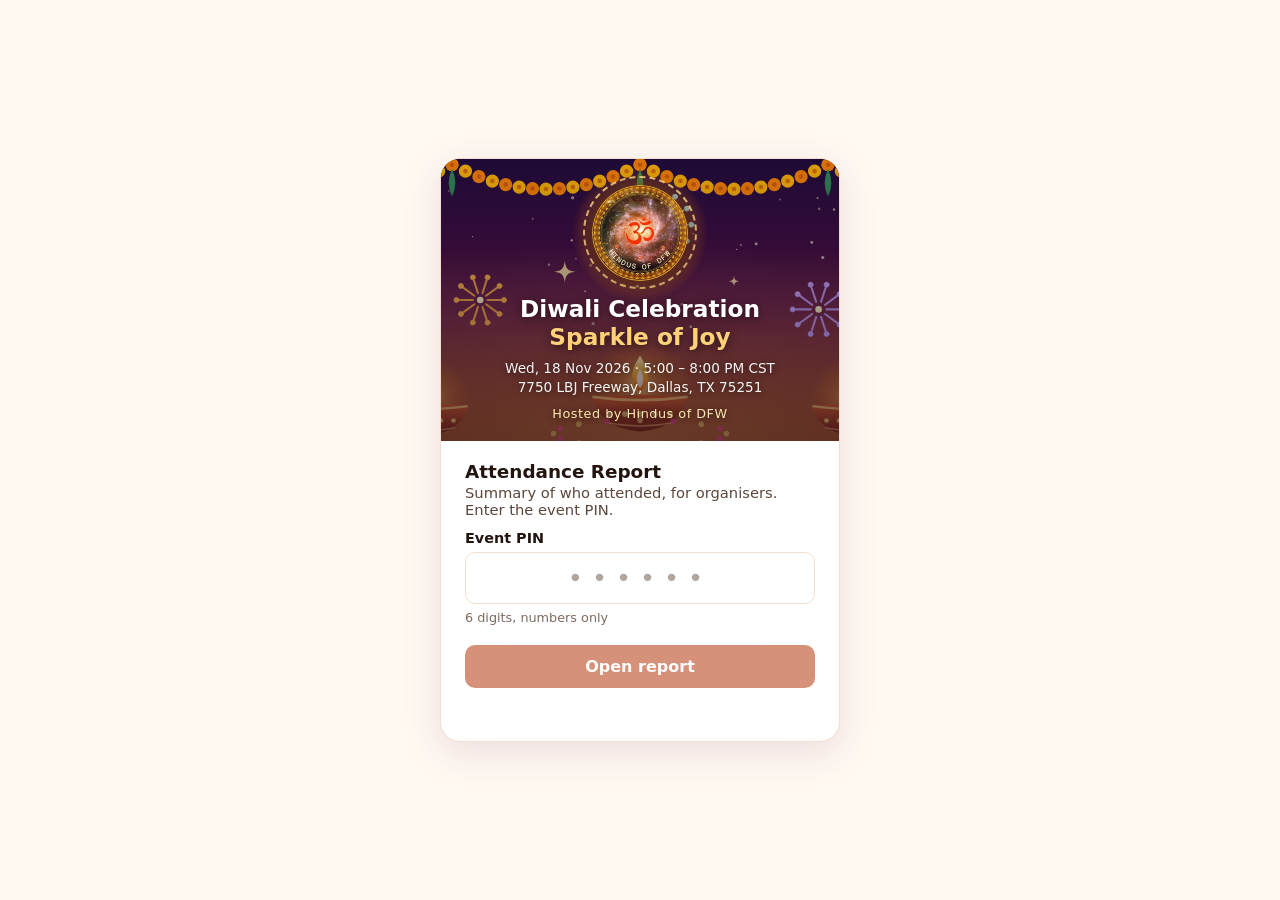
<file: attendance-report.html>
<!DOCTYPE html>
<html lang="en">
<head>
<meta charset="UTF-8">
<meta name="viewport" content="width=device-width, initial-scale=1, viewport-fit=cover">
<meta name="robots" content="noindex, nofollow">
<meta name="theme-color" content="#5A1046">
<link rel="icon" type="image/png" href="hdfw-logo-192.png">
<link rel="apple-touch-icon" href="hdfw-logo-192.png">
<title>Attendance Report · Diwali Celebration – Sparkle of Joy</title>
<style>
  :root {
    --accent: #B4380C; --accent-pale: #FFF0E0; --bar: #C2410C; --bar-soft: #F4C9A8;
    --ok: #107C10; --warn: #8A5300; --warn-bg: #FFF4CE; --err: #A4262C;
    --text: #23140F; --text-2: #5A463C; --muted: #7D6A60;
    --bg: #FFF9F2; --card: #FFFFFF; --border: #F0DFCF; --grid: #F1E6DC; --row-alt: #FFFBF6;
    --font: 'Segoe UI', system-ui, -apple-system, sans-serif;
  }
  @media (prefers-color-scheme: dark) {
    :root {
      --accent: #FFA45C; --accent-pale: #3A1E10; --bar: #FF9F5A; --bar-soft: #6B3A20;
      --ok: #6CCB5F; --warn: #FCE100; --warn-bg: #3A3000; --err: #F1707B;
      --text: #FBF1E8; --text-2: #D9C6B8; --muted: #A8968A;
      --bg: #170C12; --card: #23151C; --border: #3D2A30; --grid: #33232A; --row-alt: #281920;
    }
    .btn-primary { color: #1E0B12 !important; }
  }
  *, *::before, *::after { box-sizing: border-box; margin: 0; padding: 0; }
  html, body { min-height: 100%; }
  body { font-family: var(--font); background: var(--bg); color: var(--text); -webkit-font-smoothing: antialiased; }
  button, input { font: inherit; }
  button { cursor: pointer; border: 0; }
  .hidden { display: none !important; }
  .wrap { max-width: 1100px; margin: 0 auto; }

  /* banner + logo (shared look with check-in pages) */
  .hero { position: relative; background: #2A0B3A url('diwali-banner.svg') center/cover no-repeat; color: #fff; }
  .hero::after { content: ''; position: absolute; inset: 0; background: linear-gradient(90deg, rgba(20,6,30,.7), rgba(20,6,30,.25) 60%, rgba(20,6,30,.5)); }
  .hero > * { position: relative; z-index: 1; }
  .ev-sub { color: #FFD27A; }
  .ev-meta { font-size: .9rem; opacity: .95; text-shadow: 0 1px 6px rgba(0,0,0,.6); }
  .host { font-size: .8rem; letter-spacing: .04em; color: #FFE7B0; text-shadow: 0 1px 6px rgba(0,0,0,.6); }
  .logo-wrap { position: relative; display: inline-block; width: var(--logo, 90px); height: var(--logo, 90px); flex-shrink: 0; }
  .logo-wrap img { position: relative; z-index: 2; width: 100%; height: 100%; border-radius: 50%; display: block; box-shadow: 0 4px 18px rgba(0,0,0,.45); }
  .logo-wrap.glow::before { content: ''; position: absolute; inset: -22%; border-radius: 50%; z-index: 0;
    background: radial-gradient(circle, rgba(255,200,90,.85) 0%, rgba(255,140,0,.35) 45%, transparent 70%); animation: halo 3.2s ease-in-out infinite; }
  .logo-wrap.orbit::after { content: ''; position: absolute; inset: -9%; border-radius: 50%; z-index: 1;
    border: 2px dashed rgba(255,214,130,.85); animation: spin 22s linear infinite; }
  .logo-wrap.enter img { animation: logoIn 1.2s cubic-bezier(.2,.9,.25,1) both; }
  @keyframes halo { 0%, 100% { opacity: .45; transform: scale(.94); } 50% { opacity: 1; transform: scale(1.08); } }
  @keyframes spin { to { transform: rotate(360deg); } }
  @keyframes logoIn { from { opacity: 0; transform: scale(.5) rotate(-140deg); } to { opacity: 1; transform: none; } }
  @media (prefers-reduced-motion: reduce) { .logo-wrap *, .logo-wrap::before, .logo-wrap::after { animation: none !important; } }

  /* login */
  #login { min-height: 100vh; display: grid; place-items: center; padding: 24px 16px; }
  .login-card { width: 100%; max-width: 400px; background: var(--card); border: 1px solid var(--border); border-radius: 20px; overflow: hidden; box-shadow: 0 10px 40px rgba(90,16,70,.12); }
  .login-card .hero { padding: 26px 20px 20px; min-height: 190px; display: flex; flex-direction: column; justify-content: flex-end; align-items: center; text-align: center; }
  .login-card .hero::after { background: linear-gradient(180deg, rgba(20,6,30,.15), rgba(20,6,30,.55)); }
  .login-card .hero .logo-wrap { --logo: 96px; margin-bottom: 14px; }
  .login-card .hero h1 { font-size: 1.45rem; line-height: 1.2; font-weight: 800; text-shadow: 0 2px 10px rgba(0,0,0,.55); }
  .login-card .ev-meta { margin-top: 8px; line-height: 1.45; font-size: .85rem; }
  .login-card .host { margin-top: 8px; }
  .login-body { padding: 20px 24px 24px; }
  .login-body h2 { font-size: 1.15rem; margin-bottom: 2px; }
  .login-body p { color: var(--text-2); margin-bottom: 6px; font-size: .92rem; }
  label { display: block; font-weight: 600; font-size: .9rem; margin: 12px 0 6px; }
  .field { width: 100%; padding: 12px 14px; border: 1.5px solid var(--border); border-radius: 10px; background: var(--card); color: var(--text); font-size: 1.05rem; }
  .field:focus { outline: none; border-color: var(--accent); }
  #pin { font-size: 1.6rem; letter-spacing: .5em; text-align: center; padding: 10px 14px; font-variant-numeric: tabular-nums; }
  #pin::placeholder { letter-spacing: .35em; color: var(--muted); opacity: .6; }
  .pin-help { font-size: .8rem; color: var(--muted); margin-top: 6px; }
  .btn { display: inline-flex; align-items: center; justify-content: center; gap: 6px; padding: 10px 16px; border-radius: 10px; font-weight: 600; font-size: .92rem; }
  .btn-primary { background: var(--accent); color: #fff; }
  .btn-primary:disabled { opacity: .55; cursor: not-allowed; }
  .btn-ghost { background: var(--card); color: var(--accent); border: 1.5px solid var(--border); }
  .login-body .btn-primary { width: 100%; margin-top: 20px; padding: 12px 18px; font-size: 1rem; }
  .err-msg { color: var(--err); margin-top: 12px; font-size: .9rem; min-height: 1.2em; }

  /* report */
  header.report-hero { padding: 40px 16px 26px; }
  .brand { display: flex; align-items: center; gap: 22px; }
  .brand .logo-wrap { --logo: clamp(76px, 9vw, 112px); }
  .kicker { font-size: .78rem; font-weight: 700; letter-spacing: .14em; text-transform: uppercase; color: #FFD27A; text-shadow: 0 1px 6px rgba(0,0,0,.6); }
  h1.event { font-size: clamp(1.4rem, 3.4vw, 2.2rem); font-weight: 800; line-height: 1.15; text-shadow: 0 2px 12px rgba(0,0,0,.6); }
  .toolbar { display: flex; gap: 8px; flex-wrap: wrap; align-items: center; justify-content: space-between; padding: 14px 16px; }
  .toolbar .stamp { color: var(--muted); font-size: .85rem; }
  .toolbar .actions { display: flex; gap: 8px; flex-wrap: wrap; }
  main { padding: 0 16px 40px; }

  .kpis { display: grid; grid-template-columns: repeat(auto-fit, minmax(150px, 1fr)); gap: 12px; }
  .kpi { background: var(--card); border: 1px solid var(--border); border-radius: 14px; padding: 14px 16px; }
  .kpi .v { font-size: clamp(1.6rem, 3.2vw, 2.2rem); font-weight: 800; line-height: 1.1; font-variant-numeric: tabular-nums; white-space: nowrap; }
  .kpi .l { font-size: .78rem; text-transform: uppercase; letter-spacing: .06em; color: var(--muted); margin-top: 2px; }
  .kpi .s { font-size: .82rem; color: var(--text-2); margin-top: 4px; }
  .kpi.hero-kpi { background: linear-gradient(135deg, #5A1046, #8E2A12); border: 0; color: #fff; }
  .kpi.hero-kpi .l, .kpi.hero-kpi .s { color: rgba(255,255,255,.85); }
  .kpi.hero-kpi .v { color: #FFD27A; }

  .grid2 { display: grid; grid-template-columns: 1fr 1fr; gap: 12px; margin-top: 12px; }
  @media (max-width: 760px) { .grid2 { grid-template-columns: 1fr; } }
  .card { background: var(--card); border: 1px solid var(--border); border-radius: 14px; padding: 16px; margin-top: 12px; }
  .grid2 .card { margin-top: 0; }
  .card h2 { font-size: 1rem; font-weight: 700; }
  .card .sub { color: var(--muted); font-size: .85rem; margin-top: 2px; }
  .empty-note { color: var(--muted); font-size: .9rem; padding: 24px 0; text-align: center; }

  /* column chart */
  .chart { position: relative; margin-top: 12px; }
  .chart svg { width: 100%; height: auto; display: block; overflow: visible; }
  .chart .grid line { stroke: var(--grid); stroke-width: 1; }
  .chart .axis text { fill: var(--muted); font-size: 11px; font-family: var(--font); }
  .chart .lbl { fill: var(--text); font-size: 12px; font-weight: 700; font-family: var(--font); }
  .chart .bar { fill: var(--bar); }
  .chart .hit { fill: transparent; cursor: default; }
  .chart .bar.on { fill: var(--accent); opacity: .8; }
  .chart .lbl { pointer-events: none; }
  .tip { position: absolute; pointer-events: none; background: #2B1A22; color: #fff; font-size: .82rem; padding: 6px 10px; border-radius: 8px; white-space: nowrap; transform: translate(-50%, -110%); box-shadow: 0 4px 14px rgba(0,0,0,.25); }

  /* horizontal bars (HTML) */
  .hbars { margin-top: 12px; display: grid; gap: 10px; }
  .hrow { display: grid; grid-template-columns: minmax(70px, 30%) 1fr auto; gap: 10px; align-items: center; font-size: .9rem; }
  .hrow .k { overflow: hidden; text-overflow: ellipsis; white-space: nowrap; color: var(--text-2); }
  .track { height: 14px; background: var(--grid); border-radius: 0 4px 4px 0; overflow: hidden; }
  .track i { display: block; height: 100%; background: var(--bar); border-radius: 0 4px 4px 0; min-width: 2px; }
  .hrow .val { font-variant-numeric: tabular-nums; font-weight: 600; white-space: nowrap; }
  .hrow .val small { color: var(--muted); font-weight: 400; }

  /* tables */
  details.card summary { cursor: pointer; list-style: none; display: flex; justify-content: space-between; align-items: center; gap: 8px; }
  details.card summary::-webkit-details-marker { display: none; }
  details.card summary::after { content: '▾'; color: var(--muted); transition: transform .2s; }
  details.card:not([open]) summary::after { transform: rotate(-90deg); }
  .count-pill { background: var(--accent-pale); color: var(--accent); font-weight: 700; font-size: .8rem; padding: 2px 8px; border-radius: 999px; margin-left: 6px; }
  .tbl-wrap { overflow-x: auto; margin-top: 12px; }
  table { width: 100%; border-collapse: collapse; font-size: .92rem; }
  th, td { text-align: left; padding: 9px 10px; border-bottom: 1px solid var(--border); white-space: nowrap; }
  th { font-size: .75rem; text-transform: uppercase; letter-spacing: .06em; color: var(--muted); }
  tbody tr:nth-child(even) { background: var(--row-alt); }
  td.n { color: var(--muted); font-variant-numeric: tabular-nums; width: 3em; }
  td.seat { font-weight: 700; color: var(--accent); }
  .walk { display: inline-block; margin-left: 6px; font-size: .7rem; font-weight: 700; color: var(--accent); background: var(--accent-pale); padding: 1px 6px; border-radius: 6px; }

  footer.hostline { text-align: center; color: var(--muted); font-size: .85rem; padding: 8px 16px 28px; display: flex; align-items: center; justify-content: center; gap: 8px; }
  footer.hostline img { width: 26px; height: 26px; border-radius: 50%; }

  /* print / save as PDF */
  @media print {
    :root { --bg: #fff; --card: #fff; --text: #000; --text-2: #333; --muted: #555; --border: #ddd; --grid: #eee; --row-alt: #fafafa; --bar: #C2410C; --accent: #B4380C; }
    body { background: #fff; }
    .toolbar .actions, #login { display: none !important; }
    .hero, .kpi.hero-kpi { -webkit-print-color-adjust: exact; print-color-adjust: exact; }
    .logo-wrap::before, .logo-wrap::after { display: none; }
    .logo-wrap img { animation: none !important; box-shadow: none; }
    header.report-hero { padding: 20px 16px; }
    .card, .kpi { break-inside: avoid; }
    details.card { break-inside: auto; }
    details.card > summary::after { display: none; }
    th, td { white-space: normal; }
    @page { margin: 12mm; }
  }
</style>
</head>
<body>

<section id="login">
  <form class="login-card" id="loginForm" autocomplete="off" novalidate>
    <div class="hero">
      <span class="logo-wrap glow orbit enter"><img src="hdfw-logo-192.webp" alt="Hindus of DFW logo" width="96" height="96"></span>
      <h1>Diwali Celebration<br><span class="ev-sub">Sparkle of Joy</span></h1>
      <div class="ev-meta">Wed, 18 Nov 2026 · 5:00 – 8:00 PM CST<br>7750 LBJ Freeway, Dallas, TX 75251</div>
      <div class="host">Hosted by Hindus of DFW</div>
    </div>
    <div class="login-body">
      <h2>Attendance Report</h2>
      <p>Summary of who attended, for organisers. Enter the event PIN.</p>
      <label for="pin">Event PIN</label>
      <input class="field" id="pin" type="password" inputmode="numeric" pattern="[0-9]{6}" maxlength="6" autocomplete="off" placeholder="••••••" aria-describedby="pinHelp" required>
      <div class="pin-help" id="pinHelp">6 digits, numbers only</div>
      <button class="btn btn-primary" id="loginBtn" type="submit" disabled>Open report</button>
      <div class="err-msg" id="loginErr"></div>
    </div>
  </form>
</section>

<section id="report" class="hidden">
  <header class="hero report-hero">
    <div class="wrap brand">
      <span class="logo-wrap glow orbit enter"><img src="hdfw-logo-512.webp" alt="Hindus of DFW logo" width="112" height="112"></span>
      <div style="min-width:0">
        <div class="kicker">Attendance Report · Hindus of DFW</div>
        <h1 class="event">Diwali Celebration – <span class="ev-sub">Sparkle of Joy</span></h1>
        <div class="ev-meta">Wed, 18 Nov 2026 · 5:00 – 8:00 PM CST · 7750 LBJ Freeway, Dallas, TX 75251</div>
      </div>
    </div>
  </header>

  <div class="wrap toolbar">
    <div class="stamp" id="stamp">Loading…</div>
    <div class="actions">
      <a class="btn btn-ghost" href="checkin-board.html">← Live board</a>
      <button class="btn btn-ghost" type="button" id="refreshBtn">↻ Refresh</button>
      <button class="btn btn-ghost" type="button" id="csvBtn">⬇ Download CSV</button>
      <button class="btn btn-primary" type="button" id="printBtn">🖨 Print / Save PDF</button>
      <button class="btn btn-ghost" type="button" id="logoutBtn">Sign out</button>
    </div>
  </div>

  <main class="wrap">
    <div class="kpis" id="kpis"></div>

    <div class="card">
      <h2>Arrivals over time</h2>
      <div class="sub" id="arrSub">Check-ins per 15 minutes (Central Time)</div>
      <div class="chart" id="arrChart"></div>
    </div>

    <div class="card">
      <h2>Check-ins by station</h2>
      <div class="sub">Guests checked in at each entrance / volunteer</div>
      <div class="hbars" id="stnBars"></div>
    </div>

    <details class="card" open>
      <summary><h2>Attended <span class="count-pill" id="cAtt">0</span></h2></summary>
      <div class="tbl-wrap" id="tAtt"></div>
    </details>
    <details class="card" open>
      <summary><h2>Did not arrive <span class="count-pill" id="cNo">0</span></h2></summary>
      <div class="tbl-wrap" id="tNo"></div>
    </details>
  </main>

  <footer class="hostline"><img src="hdfw-logo-192.webp" alt="" width="26" height="26">Hosted by Hindus of DFW · Happy Diwali! 🪔</footer>
</section>

<script>
/* CONFIG – the same Apps Script Web App URL as in checkin.html. */
const SCRIPT_URL = 'https://script.google.com/macros/s/AKfycbz7xI6ig_f3PvgI7gkpCJQtvfmb6_6WimK4tKDhqCSzAS5Tfs7CILkLyF6nGnRfbyTDWQ/exec';
const TZ = 'America/Chicago';
const BUCKET_MIN = 15;

const $ = id => document.getElementById(id);
const ss = { get(k) { try { return sessionStorage.getItem(k); } catch { return null; } },
             set(k, v) { try { v == null ? sessionStorage.removeItem(k) : sessionStorage.setItem(k, v); } catch {} } };
let PIN = ss.get('ci_pin') || '';
let data = null;   // { guests, checkins, loadedAt }

async function api(action) {
  const ctrl = new AbortController();
  const t = setTimeout(() => ctrl.abort(), 30000);
  let res;
  try {
    res = await fetch(SCRIPT_URL, { method: 'POST', headers: { 'Content-Type': 'text/plain;charset=utf-8' },
      body: JSON.stringify({ action, pin: PIN }), redirect: 'follow', signal: ctrl.signal });
  } catch (e) {
    throw new Error(e.name === 'AbortError' ? 'Google is responding slowly. Please try again in a moment.'
      : 'No connection to the server. Check the internet connection and try again.');
  } finally { clearTimeout(t); }
  if (!res.ok) throw new Error('Server error ' + res.status + '. Please try again.');
  const d = await res.json();
  if (!d.ok) throw Object.assign(new Error(d.error || 'Server error'), { auth: !!d.auth });
  return d;
}

/* ------------------------------ login ------------------------------ */
const pinOk = () => /^\d{6}$/.test($('pin').value);
$('pin').addEventListener('input', () => {
  const el = $('pin'), clean = el.value.replace(/\D/g, '').slice(0, 6);
  if (el.value !== clean) el.value = clean;
  $('loginErr').textContent = ''; $('loginBtn').disabled = !pinOk();
});
$('pin').addEventListener('keydown', e => { if (e.key.length === 1 && !/\d/.test(e.key) && !e.ctrlKey && !e.metaKey) e.preventDefault(); });
$('loginForm').addEventListener('submit', async e => {
  e.preventDefault();
  if (!pinOk()) { $('loginErr').textContent = 'The PIN is 6 digits.'; return; }
  PIN = $('pin').value;
  $('loginBtn').disabled = true; $('loginBtn').textContent = 'Building report…'; $('loginErr').textContent = '';
  try { await load(); ss.set('ci_pin', PIN); show(); }
  catch (err) { $('loginErr').textContent = err.message; PIN = ''; }
  finally { $('loginBtn').textContent = 'Open report'; $('loginBtn').disabled = !pinOk(); }
});
$('logoutBtn').onclick = () => { ss.set('ci_pin', null); PIN = ''; data = null; $('report').classList.add('hidden'); $('login').classList.remove('hidden'); $('pin').value = ''; $('loginBtn').disabled = true; };
$('refreshBtn').onclick = async () => {
  $('refreshBtn').disabled = true; $('stamp').textContent = 'Refreshing…';
  try { await load(); render(); } catch (e) { $('stamp').textContent = e.message; if (e.auth) $('logoutBtn').onclick(); }
  finally { $('refreshBtn').disabled = false; }
};
$('printBtn').onclick = () => window.print();
$('csvBtn').onclick = downloadCsv;

async function load() {
  const d = await api('load');
  data = { guests: d.guests || [], checkins: d.checkins || {}, loadedAt: new Date() };
}
function show() { $('login').classList.add('hidden'); $('report').classList.remove('hidden'); render(); }

/* ----------------------------- helpers ----------------------------- */
const esc = s => String(s ?? '').replace(/[&<>"']/g, c => ({ '&': '&amp;', '<': '&lt;', '>': '&gt;', '"': '&quot;', "'": '&#39;' }[c]));
const fmtTime = d => d.toLocaleTimeString('en-US', { timeZone: TZ, hour: 'numeric', minute: '2-digit' });
const fmtDateTime = d => d.toLocaleString('en-US', { timeZone: TZ, weekday: 'short', month: 'short', day: 'numeric', hour: 'numeric', minute: '2-digit' });
const pct = (a, b) => b ? Math.round(a / b * 100) : 0;
// The sheet's "Seat No" column now holds each guest's serial number (printed on their badge).
const serialKey = s => String(s ?? '').trim().replace(/^#\s*/, '').replace(/^0+(?=\d)/, '');
const serialLabel = s => { const k = serialKey(s); return /^\d+$/.test(k) ? '#' + k : (String(s ?? '').trim() || '—'); };

function compute() {
  const { guests, checkins } = data;
  const invited = guests.filter(g => !g.walkin);
  const walkins = guests.filter(g => g.walkin && checkins[g.id]);
  const attended = guests.filter(g => checkins[g.id]).map(g => ({ ...g, at: new Date(checkins[g.id].at), by: checkins[g.id].by || '—' }))
    .sort((a, b) => a.at - b.at);
  const attendedInvited = attended.filter(g => !g.walkin);
  const noShows = invited.filter(g => !checkins[g.id]).sort((a, b) => serialKey(a.seat).localeCompare(serialKey(b.seat), undefined, { numeric: true }) || a.name.localeCompare(b.name));
  return { invited, walkins, attended, attendedInvited, noShows };
}

/* ------------------------------ render ----------------------------- */
function render() {
  const c = compute();
  $('stamp').textContent = 'Data as of ' + fmtDateTime(data.loadedAt) + ' CT';

  const rate = pct(c.attendedInvited.length, c.invited.length);
  const first = c.attended[0], last = c.attended[c.attended.length - 1];
  $('kpis').innerHTML = [
    kpi(c.attended.length, 'Total present', `${c.attendedInvited.length} RSVP + ${c.walkins.length} walk-in`, true),
    kpi(rate + '%', 'Attendance rate', `${c.attendedInvited.length} of ${c.invited.length} invited`),
    kpi(c.invited.length, 'Invited (RSVP)', 'on the guest list'),
    kpi(c.noShows.length, 'Did not arrive', c.invited.length ? pct(c.noShows.length, c.invited.length) + '% of invited' : ''),
    kpi(c.walkins.length, 'Walk-ins', 'not on the RSVP list'),
    kpi(first ? fmtTime(first.at) : '—', 'First arrival', last ? 'Last: ' + fmtTime(last.at) : '')
  ].join('');

  renderArrivals(c.attended);
  renderStations(c.attended);
  renderTables(c);
}
function kpi(v, l, s, hero) {
  return `<div class="kpi${hero ? ' hero-kpi' : ''}"><div class="v">${esc(v)}</div><div class="l">${esc(l)}</div>${s ? `<div class="s">${esc(s)}</div>` : ''}</div>`;
}

/* Column chart: check-ins per 15 minutes. Single series -> one hue, no legend. */
function renderArrivals(att) {
  const box = $('arrChart');
  if (!att.length) { box.innerHTML = '<div class="empty-note">No check-ins yet.</div>'; $('arrSub').textContent = 'Check-ins per 15 minutes (Central Time)'; return; }
  const ms = BUCKET_MIN * 60000;
  const start = Math.floor(att[0].at / ms) * ms, end = Math.floor(att[att.length - 1].at / ms) * ms;
  const n = Math.max(1, Math.round((end - start) / ms) + 1);
  const buckets = Array.from({ length: n }, (_, i) => ({ t: new Date(start + i * ms), v: 0 }));
  att.forEach(g => buckets[Math.round((Math.floor(g.at / ms) * ms - start) / ms)].v++);
  const peak = buckets.reduce((a, b) => b.v > a.v ? b : a);
  $('arrSub').textContent = `Check-ins per ${BUCKET_MIN} minutes (Central Time) · busiest: ${fmtTime(peak.t)} with ${peak.v}`;

  const W = 760, H = 230, m = { t: 22, r: 8, b: 30, l: 34 };
  const pw = W - m.l - m.r, ph = H - m.t - m.b;
  const maxV = Math.max(...buckets.map(b => b.v));
  const step = maxV <= 5 ? 1 : maxV <= 10 ? 2 : maxV <= 25 ? 5 : maxV <= 50 ? 10 : Math.ceil(maxV / 5 / 10) * 10;
  const top = Math.ceil(maxV / step) * step || 1;
  const band = pw / n, bw = Math.max(2, Math.min(24, band - 2));
  const y = v => m.t + ph - (v / top) * ph;
  const every = Math.max(1, Math.ceil(n / 8));   // keep x labels from colliding

  let g = `<g class="grid">`;
  for (let v = 0; v <= top; v += step) g += `<line x1="${m.l}" x2="${W - m.r}" y1="${y(v)}" y2="${y(v)}"/>`;
  g += `</g><g class="axis">`;
  for (let v = 0; v <= top; v += step) g += `<text x="${m.l - 6}" y="${y(v) + 4}" text-anchor="end">${v}</text>`;
  buckets.forEach((b, i) => { if (i % every === 0) g += `<text x="${m.l + band * i + band / 2}" y="${H - 8}" text-anchor="middle">${fmtTime(b.t)}</text>`; });
  g += `</g><g>`;
  buckets.forEach((b, i) => {
    const x = m.l + band * i + (band - bw) / 2, h = Math.max(0, m.t + ph - y(b.v)), yy = y(b.v), r = Math.min(4, h, bw / 2);
    // 4px rounded data-end, square at the baseline
    const path = h > 0 ? `M${x},${m.t + ph} V${yy + r} Q${x},${yy} ${x + r},${yy} H${x + bw - r} Q${x + bw},${yy} ${x + bw},${yy + r} V${m.t + ph} Z` : '';
    if (path) g += `<path class="bar" d="${path}" data-i="${i}"/>`;
  });
  // transparent hover targets on top of the bars (full column height, bigger than the mark)
  buckets.forEach((b, i) => { g += `<rect class="hit" x="${m.l + band * i}" y="${m.t}" width="${band}" height="${ph}" data-i="${i}"/>`; });
  g += `</g><text class="lbl" x="${m.l + band * buckets.indexOf(peak) + band / 2}" y="${y(peak.v) - 6}" text-anchor="middle">${peak.v}</text>`;
  box.innerHTML = `<svg viewBox="0 0 ${W} ${H}" role="img" aria-label="Column chart of check-ins per ${BUCKET_MIN} minutes; busiest ${fmtTime(peak.t)} with ${peak.v}">${g}</svg><div class="tip hidden" id="tip"></div>`;

  const svg = box.querySelector('svg'), tip = $('tip');
  svg.addEventListener('mousemove', e => {
    const hit = e.target.closest('.hit'); if (!hit) { tip.classList.add('hidden'); return; }
    const i = +hit.dataset.i, b = buckets[i], to = new Date(b.t.getTime() + ms);
    svg.querySelectorAll('.bar.on').forEach(x => x.classList.remove('on'));
    svg.querySelector(`.bar[data-i="${i}"]`)?.classList.add('on');
    const r = box.getBoundingClientRect(), sr = svg.getBoundingClientRect(), k = sr.width / W;
    tip.innerHTML = `<b>${b.v}</b> check-in${b.v === 1 ? '' : 's'} · ${fmtTime(b.t)}–${fmtTime(to)}`;
    tip.style.left = (sr.left - r.left + (m.l + band * i + band / 2) * k) + 'px';
    tip.style.top = (sr.top - r.top + y(b.v) * k - 4) + 'px';
    tip.classList.remove('hidden');
  });
  svg.addEventListener('mouseleave', () => { tip.classList.add('hidden'); svg.querySelectorAll('.bar.on').forEach(x => x.classList.remove('on')); });
}

function hbars(rows, fmt) {
  if (!rows.length) return '<div class="empty-note">No data yet.</div>';
  return rows.map(r => `<div class="hrow" title="${esc(r.title || '')}"><div class="k">${esc(r.k)}</div>
    <div class="track" role="img" aria-label="${esc(r.k)}: ${esc(r.title || '')}"><i style="width:${Math.max(0, Math.min(100, r.w))}%"></i></div>
    <div class="val">${fmt(r)}</div></div>`).join('');
}
function renderStations(att) {
  const map = {};
  att.forEach(g => map[g.by] = (map[g.by] || 0) + 1);
  const max = Math.max(1, ...Object.values(map));
  const rows = Object.entries(map).sort((a, b) => b[1] - a[1]).map(([k, v]) => ({ k, v, w: v / max * 100, title: `${v} check-ins` }));
  $('stnBars').innerHTML = hbars(rows, r => `${r.v}`);
}
function renderTables(c) {
  $('cAtt').textContent = c.attended.length; $('cNo').textContent = c.noShows.length;
  $('tAtt').innerHTML = c.attended.length ? `<table><thead><tr><th>#</th><th>Name</th><th>Serial No.</th><th>Arrived</th><th>Checked in by</th></tr></thead><tbody>` +
    c.attended.map((g, i) => `<tr><td class="n">${i + 1}</td><td>${esc(g.name)}${g.walkin ? '<span class="walk">WALK-IN</span>' : ''}</td><td class="seat">${esc(serialLabel(g.seat))}</td><td>${fmtTime(g.at)}</td><td>${esc(g.by)}</td></tr>`).join('') +
    `</tbody></table>` : '<div class="empty-note">No one has checked in yet.</div>';
  $('tNo').innerHTML = c.noShows.length ? `<table><thead><tr><th>#</th><th>Name</th><th>Serial No.</th><th>Phone</th><th>Email</th></tr></thead><tbody>` +
    c.noShows.map((g, i) => `<tr><td class="n">${i + 1}</td><td>${esc(g.name)}</td><td class="seat">${esc(serialLabel(g.seat))}</td><td>${esc(g.phone || '')}</td><td>${esc(g.email || '')}</td></tr>`).join('') +
    `</tbody></table>` : '<div class="empty-note">Everyone on the list arrived! 🎉</div>';
}

/* ------------------------------- CSV ------------------------------- */
function downloadCsv() {
  if (!data) return;
  const c = compute();
  const q = v => { const s = String(v ?? ''); return /[",\n]/.test(s) ? '"' + s.replace(/"/g, '""') + '"' : s; };
  const rows = [['Name', 'Status', 'Serial No.', 'Arrived (CT)', 'Checked in by', 'Phone', 'Email']];
  c.attended.forEach(g => rows.push([g.name, g.walkin ? 'Walk-in' : 'Attended', g.seat, fmtTime(g.at), g.by, g.phone, g.email]));
  c.noShows.forEach(g => rows.push([g.name, 'Did not arrive', g.seat, '', '', g.phone, g.email]));
  const blob = new Blob(['﻿' + rows.map(r => r.map(q).join(',')).join('\r\n')], { type: 'text/csv;charset=utf-8' });
  const a = document.createElement('a');
  a.href = URL.createObjectURL(blob); a.download = 'diwali-2026-attendance.csv';
  document.body.appendChild(a); a.click(); a.remove(); setTimeout(() => URL.revokeObjectURL(a.href), 1000);
}

/* ---------------------------- auto resume -------------------------- */
if (PIN) load().then(show).catch(err => { $('loginErr').textContent = err.message; PIN = ''; ss.set('ci_pin', null); });
</script>
</body>
</html>
</file>
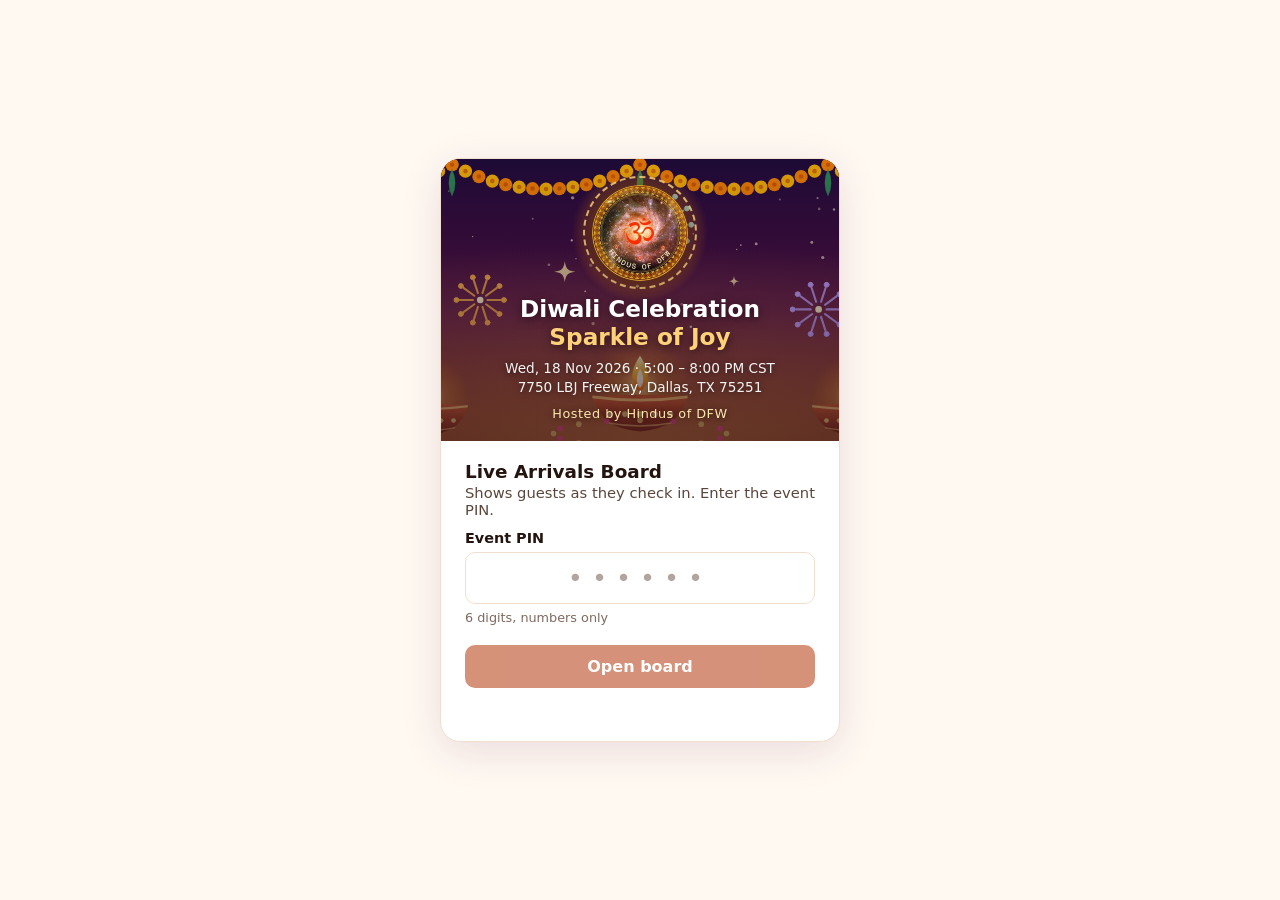
<file: checkin-board.html>
<!DOCTYPE html>
<html lang="en">
<head>
<meta charset="UTF-8">
<meta name="viewport" content="width=device-width, initial-scale=1, viewport-fit=cover">
<meta name="robots" content="noindex, nofollow">
<meta name="theme-color" content="#5A1046">
<link rel="icon" type="image/png" href="hdfw-logo-192.png">
<link rel="apple-touch-icon" href="hdfw-logo-192.png">
<title>Live Arrivals · Diwali Celebration – Sparkle of Joy</title>
<style>
  :root {
    --accent: #B4380C; --accent-dark: #8C2A08; --accent-pale: #FFF0E0;
    --ok: #107C10; --ok-bg: #DFF6DD; --warn: #8A5300; --warn-bg: #FFF4CE; --err: #A4262C;
    --text: #23140F; --text-2: #5A463C; --muted: #7D6A60;
    --bg: #FFF9F2; --card: #FFFFFF; --border: #F0DFCF; --row-alt: #FFFBF6;
    --font: 'Segoe UI', system-ui, -apple-system, sans-serif;
  }
  @media (prefers-color-scheme: dark) {
    :root {
      --accent: #FFA45C; --accent-dark: #FF8A3D; --accent-pale: #3A1E10;
      --ok: #6CCB5F; --ok-bg: #12351A; --warn: #FCE100; --warn-bg: #3A3000; --err: #F1707B;
      --text: #FBF1E8; --text-2: #D9C6B8; --muted: #A8968A;
      --bg: #170C12; --card: #23151C; --border: #3D2A30; --row-alt: #281920;
    }
    .btn-primary { color: #1E0B12 !important; }
  }
  /* Diwali banner */
  .hero { position: relative; background: #2A0B3A url('diwali-banner.svg') center/cover no-repeat; color: #fff; }
  .hero::after { content: ''; position: absolute; inset: 0; background: linear-gradient(90deg, rgba(20,6,30,.65), rgba(20,6,30,.2) 55%, rgba(20,6,30,.55)); }
  .hero > * { position: relative; z-index: 1; }
  .ev-sub { color: #FFD27A; }
  .host { font-size: .8rem; letter-spacing: .04em; color: #FFE7B0; text-shadow: 0 1px 6px rgba(0,0,0,.6); }

  /* Host logo (Hindus of DFW) + animation */
  .logo-wrap { position: relative; display: inline-block; width: var(--logo, 90px); height: var(--logo, 90px); flex-shrink: 0; }
  .logo-wrap img { position: relative; z-index: 2; width: 100%; height: 100%; border-radius: 50%; display: block; box-shadow: 0 4px 18px rgba(0,0,0,.45); }
  .logo-wrap.glow::before { content: ''; position: absolute; inset: -22%; border-radius: 50%; z-index: 0;
    background: radial-gradient(circle, rgba(255,200,90,.85) 0%, rgba(255,140,0,.35) 45%, transparent 70%); animation: halo 3.2s ease-in-out infinite; }
  .logo-wrap.orbit::after { content: ''; position: absolute; inset: -9%; border-radius: 50%; z-index: 1;
    border: 2px dashed rgba(255,214,130,.85); animation: spin 22s linear infinite; }
  .logo-wrap.enter img { animation: logoIn 1.2s cubic-bezier(.2,.9,.25,1) both; }
  @keyframes halo { 0%, 100% { opacity: .45; transform: scale(.94); } 50% { opacity: 1; transform: scale(1.08); } }
  @keyframes spin { to { transform: rotate(360deg); } }
  @keyframes logoIn { from { opacity: 0; transform: scale(.5) rotate(-140deg); } to { opacity: 1; transform: none; } }
  @media (prefers-reduced-motion: reduce) { .logo-wrap *, .logo-wrap::before, .logo-wrap::after { animation: none !important; } }
  .brand { display: flex; align-items: center; gap: 22px; min-width: 0; flex: 1 1 420px; }
  .stats { flex-shrink: 0; }
  .brand .logo-wrap { --logo: clamp(76px, 9vw, 120px); }
  footer.hostline { text-align: center; color: var(--muted); font-size: .85rem; padding: 0 16px 28px; display: flex; align-items: center; justify-content: center; gap: 8px; }
  footer.hostline img { width: 26px; height: 26px; border-radius: 50%; }
  .ev-meta { font-size: .9rem; opacity: .95; text-shadow: 0 1px 6px rgba(0,0,0,.6); }
  *, *::before, *::after { box-sizing: border-box; margin: 0; padding: 0; }
  html, body { height: 100%; }
  body { font-family: var(--font); background: var(--bg); color: var(--text); -webkit-font-smoothing: antialiased; }
  button, input { font: inherit; }
  button { cursor: pointer; border: 0; }
  .hidden { display: none !important; }

  /* login */
  #login { min-height: 100%; display: grid; place-items: center; padding: 24px 16px; }
  .login-card { width: 100%; max-width: 400px; background: var(--card); border: 1px solid var(--border); border-radius: 20px; overflow: hidden; box-shadow: 0 10px 40px rgba(90,16,70,.12); }
  .login-card .hero { padding: 26px 20px 20px; min-height: 190px; display: flex; flex-direction: column; justify-content: flex-end; align-items: center; text-align: center; }
  .login-card .hero .logo-wrap { --logo: 96px; margin-bottom: 14px; }
  .login-card .hero .host { margin-top: 8px; }
  .login-card .hero::after { background: linear-gradient(180deg, rgba(20,6,30,.15), rgba(20,6,30,.55)); }
  .login-card .hero h1 { font-size: 1.45rem; line-height: 1.2; font-weight: 800; text-shadow: 0 2px 10px rgba(0,0,0,.55); }
  .login-card .ev-meta { margin-top: 8px; line-height: 1.45; font-size: .85rem; }
  .login-body { padding: 20px 24px 24px; }
  .login-body h2 { font-size: 1.15rem; margin-bottom: 2px; }
  .login-body p { color: var(--text-2); margin-bottom: 6px; font-size: .92rem; }
  #pin { font-size: 1.6rem; letter-spacing: .5em; text-align: center; padding: 10px 14px; font-variant-numeric: tabular-nums; }
  #pin::placeholder { letter-spacing: .35em; color: var(--muted); opacity: .6; }
  .pin-help { font-size: .8rem; color: var(--muted); margin-top: 6px; }
  .btn-primary:disabled { opacity: .55; cursor: not-allowed; }
  label { display: block; font-weight: 600; font-size: .9rem; margin: 12px 0 6px; }
  .field { width: 100%; padding: 12px 14px; border: 1.5px solid var(--border); border-radius: 10px; background: var(--card); color: var(--text); font-size: 1.05rem; }
  .field:focus { outline: none; border-color: var(--accent); }
  .btn { display: inline-flex; align-items: center; justify-content: center; padding: 12px 18px; border-radius: 10px; font-weight: 600; }
  .btn-primary { background: var(--accent); color: #fff; width: 100%; margin-top: 20px; }
  .err-msg { color: var(--err); margin-top: 12px; font-size: .9rem; min-height: 1.2em; }

  /* board */
  .demo-banner { background: var(--warn-bg); color: var(--warn); text-align: center; font-size: .8rem; font-weight: 600; padding: 4px 16px; }
  .demo-banner button { background: none; color: inherit; text-decoration: underline; font-weight: 700; margin-left: 6px; }
  header { background: var(--card); border-bottom: 1px solid var(--border); }
  header .hero { padding: 56px 16px 20px; }
  .bar-area { padding: 0 16px 16px; }
  .wrap { max-width: 1100px; margin: 0 auto; }
  .top { display: flex; align-items: flex-end; justify-content: space-between; gap: 16px; flex-wrap: wrap; }
  .kicker { font-size: .78rem; font-weight: 700; letter-spacing: .14em; text-transform: uppercase; color: #FFD27A; text-shadow: 0 1px 6px rgba(0,0,0,.6); }
  h1.event { font-size: clamp(1.4rem, 3.6vw, 2.4rem); font-weight: 800; line-height: 1.15; text-shadow: 0 2px 12px rgba(0,0,0,.6); }
  .live { font-size: .85rem; color: rgba(255,255,255,.85); margin-top: 6px; display: flex; gap: 12px; flex-wrap: wrap; align-items: center; text-shadow: 0 1px 6px rgba(0,0,0,.6); }
  .hero .linkbtn { color: #FFD27A; }
  a.linkbtn { text-decoration: none; display: inline-flex; align-items: center; gap: 5px; }
  .linkbtn .ico { width: 15px; height: 15px; fill: none; stroke: currentColor; stroke-width: 1.8; stroke-linecap: round; stroke-linejoin: round; flex-shrink: 0; }
  a.linkbtn:hover { text-decoration: underline; }
  .dot { display: inline-block; width: 9px; height: 9px; border-radius: 50%; background: var(--ok); margin-right: 5px; vertical-align: middle; }
  .dot.pulse { animation: pulse 1s ease-out; }
  .dot.stale { background: #F7A000; } .dot.down { background: var(--err); }
  @keyframes pulse { 0% { box-shadow: 0 0 0 0 color-mix(in srgb, var(--ok) 60%, transparent); } 100% { box-shadow: 0 0 0 8px transparent; } }
  .linkbtn { background: none; color: var(--accent); font-size: .85rem; padding: 0; }
  .stats { display: flex; gap: 28px; align-items: flex-end; }
  .stat { text-align: right; }
  .stat { background: rgba(20,6,30,.45); border: 1px solid rgba(255,210,122,.35); border-radius: 14px; padding: 10px 14px; backdrop-filter: blur(3px); }
  .stat b { display: block; font-size: clamp(2rem, 6vw, 3.4rem); line-height: 1; font-weight: 800; font-variant-numeric: tabular-nums; color: #FFD27A; text-shadow: 0 2px 10px rgba(0,0,0,.5); }
  .stat.pending b { color: #fff; }
  .stat span { font-size: .75rem; color: rgba(255,255,255,.85); text-transform: uppercase; letter-spacing: .06em; }
  .progress { height: 8px; background: var(--border); border-radius: 4px; margin-top: 14px; overflow: hidden; }
  .progress i { display: block; height: 100%; width: 0; background: linear-gradient(90deg, #FB8500, #FFB703); transition: width .5s; }

  .controls { display: flex; gap: 10px; margin-top: 14px; flex-wrap: wrap; }
  .tabs { display: inline-flex; background: var(--bg); border: 1px solid var(--border); border-radius: 10px; padding: 3px; }
  .tab { background: none; color: var(--text-2); padding: 8px 14px; border-radius: 8px; font-weight: 600; font-size: .92rem; }
  .tab.on { background: var(--card); color: var(--accent); box-shadow: 0 1px 3px rgba(0,0,0,.12); }
  #filter { flex: 1; min-width: 160px; padding: 9px 12px; font-size: .95rem; }

  main { padding: 12px 16px 40px; }
  table { width: 100%; border-collapse: collapse; background: var(--card); border: 1px solid var(--border); border-radius: 12px; overflow: hidden; }
  th, td { text-align: left; padding: 12px 14px; border-bottom: 1px solid var(--border); font-size: clamp(.95rem, 1.6vw, 1.15rem); }
  th { font-size: .78rem; text-transform: uppercase; letter-spacing: .06em; color: var(--muted); background: var(--bg); position: sticky; top: 0; }
  tbody tr:nth-child(even) { background: var(--row-alt); }
  tbody tr:last-child td { border-bottom: 0; }
  td.n { color: var(--muted); width: 3.5em; font-variant-numeric: tabular-nums; }
  td.name { font-weight: 600; }
  td.seat b { color: var(--accent); }
  td.seat .none { color: var(--warn); font-size: .85em; font-weight: 600; }
  td.time { white-space: nowrap; font-variant-numeric: tabular-nums; }
  td.by { color: var(--text-2); }
  .walk { display: inline-block; margin-left: 6px; font-size: .7rem; font-weight: 700; color: var(--accent); background: var(--accent-pale); padding: 2px 6px; border-radius: 6px; vertical-align: middle; }
  tbody tr.fresh { background: var(--ok-bg); }
  tbody tr.fresh td.name::after { content: ' NEW'; font-size: .7rem; font-weight: 700; color: var(--ok); vertical-align: middle; }
  .empty { text-align: center; color: var(--muted); padding: 48px 12px; background: var(--card); border: 1px solid var(--border); border-radius: 12px; }

  @media (max-width: 640px) {
    th.by, td.by, th.n, td.n { display: none; }
    th, td { padding: 10px; }
    .stats { gap: 8px; width: 100%; }
    .stat { text-align: left; flex: 1; padding: 8px 10px; }
    header .hero { padding-top: 44px; }
  }
</style>
</head>
<body>

<section id="login">
  <form class="login-card" id="loginForm" autocomplete="off" novalidate>
    <div class="hero">
      <span class="logo-wrap glow orbit enter"><img src="hdfw-logo-192.webp" alt="Hindus of DFW logo" width="96" height="96"></span>
      <h1>Diwali Celebration<br><span class="ev-sub">Sparkle of Joy</span></h1>
      <div class="ev-meta">Wed, 18 Nov 2026 · 5:00 – 8:00 PM CST<br>7750 LBJ Freeway, Dallas, TX 75251</div>
      <div class="host">Hosted by Hindus of DFW</div>
    </div>
    <div class="login-body">
      <h2>Live Arrivals Board</h2>
      <p>Shows guests as they check in. Enter the event PIN.</p>
      <label for="pin">Event PIN</label>
      <input class="field" id="pin" type="password" inputmode="numeric" pattern="[0-9]{6}" maxlength="6" autocomplete="off" placeholder="••••••" aria-describedby="pinHelp" required>
      <div class="pin-help" id="pinHelp">6 digits, numbers only</div>
      <button class="btn btn-primary" id="loginBtn" type="submit" disabled>Open board</button>
      <div class="err-msg" id="loginErr"></div>
    </div>
  </form>
</section>

<section id="board" class="hidden">
  <header>
    <div class="hero">
    <div class="wrap">
      <div class="top">
        <div class="brand">
        <span class="logo-wrap glow orbit enter" id="boardLogo"><img src="hdfw-logo-512.webp" alt="Hindus of DFW logo" width="120" height="120"></span>
        <div style="min-width:0">
          <div class="kicker">🪔 Live Arrivals · Hindus of DFW</div>
          <h1 class="event">Diwali Celebration – <span class="ev-sub">Sparkle of Joy</span></h1>
          <div class="ev-meta">Wed, 18 Nov 2026 · 5:00 – 8:00 PM CST · 7750 LBJ Freeway, Dallas, TX 75251</div>
          <div class="live">
            <span id="liveState"><span class="dot"></span>Live</span>
            <button class="linkbtn" type="button" id="fsBtn">Full screen</button>
            <a class="linkbtn" href="attendance-report.html" id="reportLink"><svg class="ico" viewBox="0 0 24 24" aria-hidden="true"><path d="M9 3h6a1 1 0 0 1 1 1v1h2a1 1 0 0 1 1 1v14a1 1 0 0 1-1 1H6a1 1 0 0 1-1-1V6a1 1 0 0 1 1-1h2V4a1 1 0 0 1 1-1z"/><path d="M9 3.5v2.5h6V3.5"/><path d="M9 17v-3M12 17v-6M15 17v-4"/></svg>Attendance report</a>
            <button class="linkbtn" type="button" id="logoutBtn">Sign out</button>
          </div>
        </div>
        </div>
        <div class="stats">
          <div class="stat"><b id="sIn">0</b><span>Checked in</span></div>
          <div class="stat pending"><b id="sOut">0</b><span>Not arrived</span></div>
          <div class="stat pending"><b id="sPct">0%</b><span>of <span id="sTotal">0</span></span></div>
        </div>
      </div>
    </div>
    </div>
    <div class="bar-area">
    <div class="wrap">
      <div class="progress"><i id="bar"></i></div>
      <div class="controls">
        <div class="tabs" role="tablist">
          <button class="tab on" data-tab="in" type="button">Checked in</button>
          <button class="tab" data-tab="out" type="button">Not arrived</button>
        </div>
        <input class="field" id="filter" type="search" placeholder="Filter by name or serial no." autocomplete="off">
      </div>
    </div>
    </div>
  </header>
  <main><div class="wrap" id="list"></div></main>
  <footer class="hostline"><img src="hdfw-logo-192.webp" alt="" width="26" height="26">Hosted by Hindus of DFW · Happy Diwali! 🪔</footer>
</section>

<script>
/* CONFIG – the same Apps Script Web App URL as in checkin.html. */
const SCRIPT_URL = 'https://script.google.com/macros/s/AKfycbz7xI6ig_f3PvgI7gkpCJQtvfmb6_6WimK4tKDhqCSzAS5Tfs7CILkLyF6nGnRfbyTDWQ/exec';

const REFRESH_MS = 1000;            // pull new check-ins every second
const FULL_RELOAD_MS = 5 * 60000;   // re-read the guest list (new RSVPs, seat edits)

const $ = id => document.getElementById(id);
try { localStorage.removeItem('ci_demo_db_v1'); } catch {}
const ss = { get(k) { try { return sessionStorage.getItem(k); } catch { return null; } },
             set(k, v) { try { v == null ? sessionStorage.removeItem(k) : sessionStorage.setItem(k, v); } catch {} } };

let PIN = ss.get('ci_pin') || '';
let guests = new Map();     // id -> guest
let checkins = {};          // id -> {at, by}
let seen = null;            // ids already shown (to highlight new arrivals)
let freshUntil = new Map(); // id -> time until which the row is highlighted
const FRESH_MS = 6000;
let tab = 'in', lastOk = 0, lastFull = 0, timer = null, running = false, lastSig = '';

async function api(action) {
  const ctrl = new AbortController();
  const t = setTimeout(() => ctrl.abort(), action === 'load' ? 30000 : 15000);
  let res;
  try {
    res = await fetch(SCRIPT_URL, { method: 'POST', headers: { 'Content-Type': 'text/plain;charset=utf-8' },
      body: JSON.stringify({ action, pin: PIN }), redirect: 'follow', signal: ctrl.signal });
  } catch (e) {
    throw new Error(e.name === 'AbortError' ? 'Google is responding slowly. Please try again in a moment.'
      : 'No connection to the server. Check the internet connection and try again.');
  } finally { clearTimeout(t); }
  if (!res.ok) throw new Error('Server error ' + res.status + '. Please try again.');
  const d = await res.json();
  if (!d.ok) throw Object.assign(new Error(d.error || 'Server error'), { auth: !!d.auth });
  return d;
}

/* ---------------------------- login ---------------------------- */
const PIN_LEN = 6;
const pinOk = () => /^\d{6}$/.test($('pin').value);
$('pin').addEventListener('input', () => {
  const el = $('pin'), clean = el.value.replace(/\D/g, '').slice(0, PIN_LEN);
  if (el.value !== clean) el.value = clean;   // digits only, max 6
  $('loginErr').textContent = '';
  $('loginBtn').disabled = !pinOk();
});
$('pin').addEventListener('keydown', e => {
  if (e.key.length === 1 && !/\d/.test(e.key) && !e.ctrlKey && !e.metaKey) e.preventDefault();
});
$('loginForm').addEventListener('submit', async e => {
  e.preventDefault();
  if (!pinOk()) { $('loginErr').textContent = 'The PIN is 6 digits.'; return; }
  PIN = $('pin').value;
  $('loginBtn').disabled = true; $('loginBtn').textContent = 'Opening…'; $('loginErr').textContent = '';
  try { await loadAll(); ss.set('ci_pin', PIN); start(); }
  catch (err) { $('loginErr').textContent = err.message; PIN = ''; }
  finally { $('loginBtn').textContent = 'Open board'; $('loginBtn').disabled = !pinOk(); }
});
$('logoutBtn').onclick = () => { stop(); ss.set('ci_pin', null); PIN = ''; $('board').classList.add('hidden'); $('login').classList.remove('hidden'); $('pin').value = ''; $('loginBtn').disabled = true; };
$('fsBtn').onclick = () => { if (document.fullscreenElement) document.exitFullscreen(); else document.documentElement.requestFullscreen?.(); };

/* --------------------------- data ------------------------------ */
async function loadAll() {
  const d = await api('load');
  guests = new Map((d.guests || []).map(g => [g.id, g]));
  applyCheckins(d.checkins || {});
  lastFull = lastOk = Date.now();
}
function applyCheckins(c) {
  if (seen) Object.keys(c).forEach(id => { if (!seen.has(id)) freshUntil.set(id, Date.now() + FRESH_MS); });
  seen = new Set(Object.keys(c));
  checkins = c;
}

async function tick() {
  if (!running) return;
  if (!document.hidden) {
    try {
      if (Date.now() - lastFull > FULL_RELOAD_MS) await loadAll();
      else {
        const d = await api('status');
        (d.walkins || []).forEach(w => guests.set(w.id, w));
        applyCheckins(d.checkins || {});
        lastOk = Date.now();
      }
      render();
      const dot = document.querySelector('#liveState .dot'); dot.classList.remove('pulse'); void dot.offsetWidth; dot.classList.add('pulse');
    } catch (e) {
      if (e.auth) { $('logoutBtn').onclick(); $('loginErr').textContent = e.message; return; }
    }
    liveState();
  }
  timer = setTimeout(tick, REFRESH_MS);   // next pull starts 1s after this one finishes
}
function start() {
  $('login').classList.add('hidden'); $('board').classList.remove('hidden');
  running = true; render(); clearTimeout(timer); timer = setTimeout(tick, REFRESH_MS);
}
function stop() { running = false; clearTimeout(timer); }
function liveState() {
  const age = (Date.now() - lastOk) / 1000;
  const cls = age < 10 ? '' : age < 60 ? 'stale' : 'down';
  const txt = age < 10 ? 'Live · updated just now' : 'Reconnecting · last update ' + fmtAgo(age);
  const el = $('liveState');
  el.lastChild.nodeType === 3 ? (el.lastChild.textContent = txt) : el.append(txt);
  el.querySelector('.dot').className = 'dot ' + cls;
}
setInterval(() => running && liveState(), 1000);
document.addEventListener('visibilitychange', () => { if (!document.hidden && running) { clearTimeout(timer); tick(); } });

/* -------------------------- render ----------------------------- */
const esc = s => String(s ?? '').replace(/[&<>"']/g, c => ({ '&': '&amp;', '<': '&lt;', '>': '&gt;', '"': '&quot;', "'": '&#39;' }[c]));
const fmtTime = iso => { const d = new Date(iso); return isNaN(d) ? '' : d.toLocaleTimeString([], { hour: 'numeric', minute: '2-digit' }); };
const fmtAgo = s => s < 60 ? Math.round(s) + 's ago' : Math.round(s / 60) + ' min ago';
// The sheet's "Seat No" column now holds each guest's serial number (printed on their badge).
const serialKey = s => String(s ?? '').trim().replace(/^#\s*/, '').replace(/^0+(?=\d)/, '');
const serialLabel = s => { const k = serialKey(s); return /^\d+$/.test(k) ? '#' + k : String(s ?? '').trim(); };
const seatCell = g => g && g.seat ? `<b>${esc(serialLabel(g.seat))}</b>` : `<span class="none">No serial</span>`;

function render() {
  const all = [...guests.values()];
  const inIds = Object.keys(checkins).filter(id => guests.has(id));
  const total = all.length, nIn = inIds.length;
  $('sIn').textContent = nIn; $('sOut').textContent = total - nIn; $('sTotal').textContent = total;
  $('sPct').textContent = total ? Math.round(nIn / total * 100) + '%' : '0%';
  $('bar').style.width = total ? (nIn / total * 100) + '%' : '0';

  const f = $('filter').value.trim().toLowerCase();
  const fk = serialKey(f);
  const match = g => !f || (g.name || '').toLowerCase().includes(f) || (/^\d+$/.test(fk) ? serialKey(g.seat) === fk : (g.seat || '').toLowerCase().includes(f));

  // skip DOM work when nothing changed (keeps scroll position steady)
  const now = Date.now();
  for (const [id, t] of freshUntil) if (t < now) freshUntil.delete(id);
  const isFresh = id => freshUntil.has(id);
  const sig = tab + '|' + f + '|' + nIn + '|' + total + '|' + inIds.map(id => id + checkins[id].at).join(',') + '|' + [...freshUntil.keys()].join(',');
  if (sig === lastSig) return;
  lastSig = sig;

  let html;
  if (tab === 'in') {
    const rows = inIds.map(id => ({ g: guests.get(id), c: checkins[id], id }))
      .filter(r => match(r.g))
      .sort((a, b) => String(b.c.at).localeCompare(String(a.c.at)));
    html = rows.length ? `<table><thead><tr><th class="n">#</th><th>Name</th><th>Serial No.</th><th>Arrived</th><th class="by">Checked in by</th></tr></thead><tbody>` +
      rows.map((r, i) => `<tr class="${isFresh(r.id) ? 'fresh' : ''}"><td class="n">${rows.length - i}</td>
        <td class="name">${esc(r.g.name)}${r.g.walkin ? '<span class="walk">WALK-IN</span>' : ''}</td>
        <td class="seat">${seatCell(r.g)}</td><td class="time">${fmtTime(r.c.at)}</td><td class="by">${esc(r.c.by)}</td></tr>`).join('') +
      `</tbody></table>` : `<div class="empty">${f ? 'No checked-in guest matches “' + esc(f) + '”.' : 'No one has checked in yet.'}</div>`;
  } else {
    const rows = all.filter(g => !checkins[g.id] && match(g)).sort((a, b) => a.name.localeCompare(b.name));
    html = rows.length ? `<table><thead><tr><th class="n">#</th><th>Name</th><th>Serial No.</th></tr></thead><tbody>` +
      rows.map((g, i) => `<tr><td class="n">${i + 1}</td><td class="name">${esc(g.name)}</td><td class="seat">${seatCell(g)}</td></tr>`).join('') +
      `</tbody></table>` : `<div class="empty">${f ? 'No match for “' + esc(f) + '”.' : 'Everyone has arrived! 🎉'}</div>`;
  }
  $('list').innerHTML = html;
}

document.querySelectorAll('.tab').forEach(b => b.onclick = () => {
  tab = b.dataset.tab; document.querySelectorAll('.tab').forEach(x => x.classList.toggle('on', x === b)); lastSig = ''; render();
});
$('filter').addEventListener('input', () => { lastSig = ''; render(); });

/* ------------------------- auto resume ------------------------- */
if (PIN) loadAll().then(start).catch(err => { $('loginErr').textContent = err.message; PIN = ''; ss.set('ci_pin', null); });
</script>
</body>
</html>
</file>
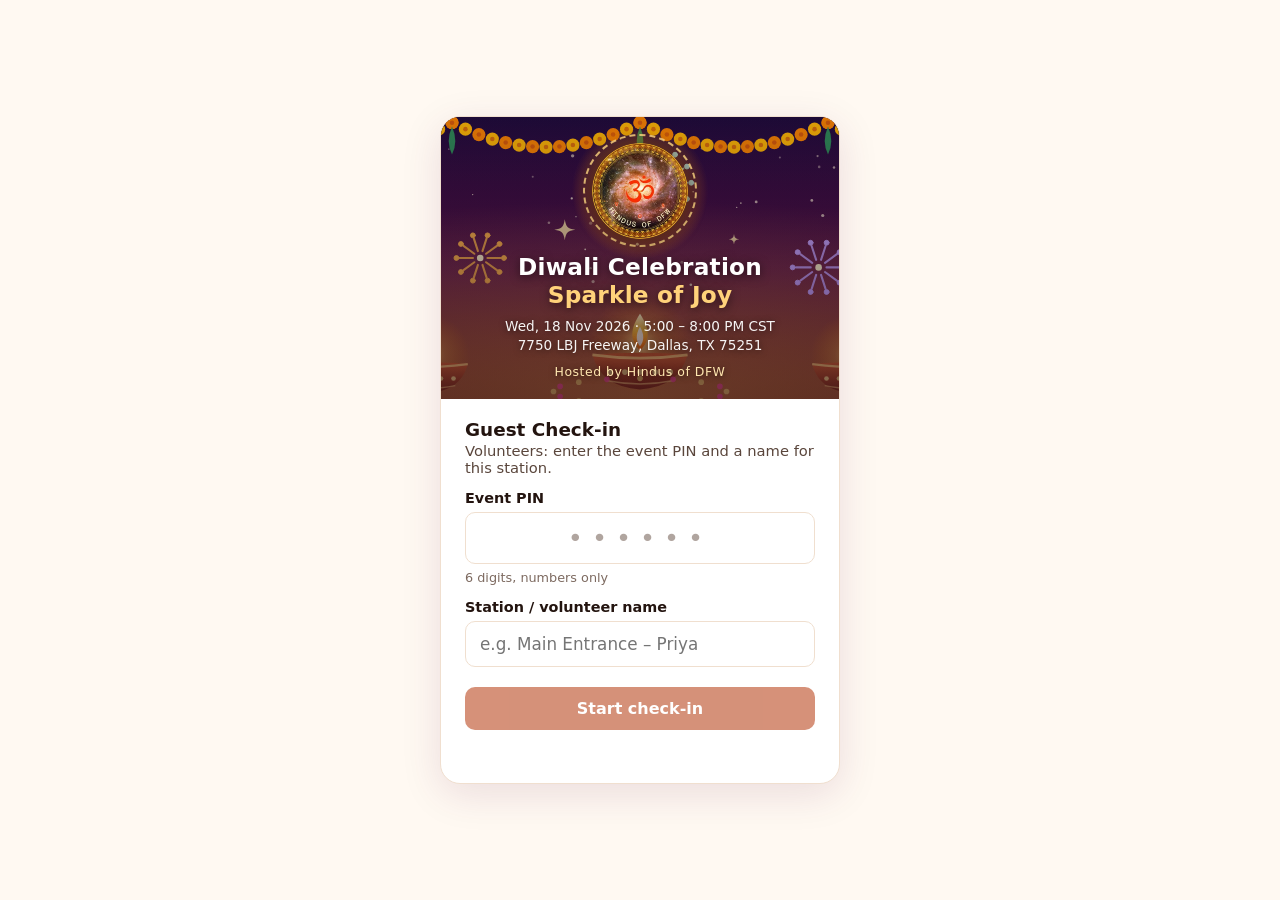
<file: checkin.html>
<!DOCTYPE html>
<html lang="en">
<head>
<meta charset="UTF-8">
<meta name="viewport" content="width=device-width, initial-scale=1, viewport-fit=cover">
<meta name="robots" content="noindex, nofollow">
<meta name="theme-color" content="#5A1046">
<link rel="icon" type="image/png" href="hdfw-logo-192.png">
<link rel="apple-touch-icon" href="hdfw-logo-192.png">
<title>Check-in · Diwali Celebration – Sparkle of Joy</title>
<style>
  /* ---- Tokens (festive Diwali palette) ---- */
  :root {
    --accent: #B4380C; --accent-dark: #8C2A08; --accent-pale: #FFF0E0; --gold: #E9A100; --plum: #5A1046;
    --ok: #107C10; --ok-bg: #DFF6DD; --warn: #8A5300; --warn-bg: #FFF4CE; --err: #A4262C; --err-bg: #FDE7E9;
    --text: #23140F; --text-2: #5A463C; --muted: #7D6A60;
    --bg: #FFF9F2; --card: #FFFFFF; --border: #F0DFCF;
    --radius: 12px; --font: 'Segoe UI', system-ui, -apple-system, sans-serif;
  }
  @media (prefers-color-scheme: dark) {
    :root {
      --accent: #FFA45C; --accent-dark: #FF8A3D; --accent-pale: #3A1E10; --gold: #FFC94D; --plum: #2A0B2E;
      --ok: #6CCB5F; --ok-bg: #0E2A10; --warn: #FCE100; --warn-bg: #3A3000; --err: #F1707B; --err-bg: #3B1316;
      --text: #FBF1E8; --text-2: #D9C6B8; --muted: #A8968A;
      --bg: #170C12; --card: #23151C; --border: #3D2A30;
    }
    .btn-primary { color: #1E0B12 !important; }
  }
  /* ---- Diwali banner ---- */
  .hero { position: relative; background: #2A0B3A url('diwali-banner.svg') center/cover no-repeat; color: #fff; text-align: center; }
  .hero::after { content: ''; position: absolute; inset: 0; background: linear-gradient(180deg, rgba(20,6,30,.15), rgba(20,6,30,.55)); }
  .hero > * { position: relative; z-index: 1; }
  .hero h1, .hero .ev-title { font-weight: 800; letter-spacing: .01em; text-shadow: 0 2px 10px rgba(0,0,0,.55); }
  .hero .ev-meta { font-size: .85rem; opacity: .95; text-shadow: 0 1px 6px rgba(0,0,0,.6); }
  .ev-sub { color: #FFD27A; font-weight: 700; }
  .host { font-size: .78rem; letter-spacing: .04em; color: #FFE7B0; text-shadow: 0 1px 6px rgba(0,0,0,.6); }

  /* ---- Host logo (Hindus of DFW) + animation ---- */
  .logo-wrap { position: relative; display: inline-block; width: var(--logo, 90px); height: var(--logo, 90px); flex-shrink: 0; }
  .logo-wrap img { position: relative; z-index: 2; width: 100%; height: 100%; border-radius: 50%; display: block; box-shadow: 0 4px 18px rgba(0,0,0,.45); }
  .logo-wrap.glow::before { content: ''; position: absolute; inset: -22%; border-radius: 50%; z-index: 0;
    background: radial-gradient(circle, rgba(255,200,90,.85) 0%, rgba(255,140,0,.35) 45%, transparent 70%); animation: halo 3.2s ease-in-out infinite; }
  .logo-wrap.orbit::after { content: ''; position: absolute; inset: -9%; border-radius: 50%; z-index: 1;
    border: 2px dashed rgba(255,214,130,.85); animation: spin 22s linear infinite; }
  .logo-wrap.enter img { animation: logoIn 1.2s cubic-bezier(.2,.9,.25,1) both; }
  .logo-wrap.pop img { animation: logoPop .7s cubic-bezier(.2,.9,.3,1.3) both; }
  @keyframes halo { 0%, 100% { opacity: .45; transform: scale(.94); } 50% { opacity: 1; transform: scale(1.08); } }
  @keyframes spin { to { transform: rotate(360deg); } }
  @keyframes logoIn { from { opacity: 0; transform: scale(.5) rotate(-140deg); } to { opacity: 1; transform: none; } }
  @keyframes logoPop { 0% { opacity: 0; transform: scale(.4); } 70% { opacity: 1; transform: scale(1.1); } 100% { transform: scale(1); } }
  @media (prefers-reduced-motion: reduce) { .logo-wrap *, .logo-wrap::before, .logo-wrap::after { animation: none !important; } }
  *, *::before, *::after { box-sizing: border-box; margin: 0; padding: 0; }
  html, body { height: 100%; }
  body { font-family: var(--font); background: var(--bg); color: var(--text); -webkit-font-smoothing: antialiased; }
  button { font: inherit; cursor: pointer; border: 0; }
  input { font: inherit; }
  .hidden { display: none !important; }

  /* ---- Login ---- */
  #login { min-height: 100%; display: grid; place-items: center; padding: 24px 16px; }
  .login-card { width: 100%; max-width: 400px; background: var(--card); border: 1px solid var(--border); border-radius: 20px; overflow: hidden; box-shadow: 0 10px 40px rgba(90,16,70,.12); }
  .login-card .hero { padding: 26px 20px 20px; min-height: 190px; display: flex; flex-direction: column; justify-content: flex-end; align-items: center; }
  .login-card .hero .logo-wrap { --logo: 96px; margin-bottom: 14px; }
  .login-card .hero .host { margin-top: 8px; }
  .login-card .hero h1 { font-size: 1.45rem; line-height: 1.2; }
  .login-card .hero .ev-meta { margin-top: 8px; line-height: 1.45; }
  .login-body { padding: 20px 24px 24px; }
  .login-body h2 { font-size: 1.15rem; margin-bottom: 2px; }
  .login-body p { color: var(--text-2); margin-bottom: 6px; font-size: .92rem; }
  #pin { font-size: 1.6rem; letter-spacing: .5em; text-align: center; padding: 10px 14px; font-variant-numeric: tabular-nums; }
  #pin::placeholder { letter-spacing: .35em; color: var(--muted); opacity: .6; }
  .pin-help { font-size: .8rem; color: var(--muted); margin-top: 6px; }
  .btn-primary:disabled { opacity: .55; cursor: not-allowed; }
  label { display: block; font-weight: 600; font-size: .9rem; margin: 14px 0 6px; }
  .field { width: 100%; padding: 12px 14px; border: 1.5px solid var(--border); border-radius: 10px; background: var(--card); color: var(--text); font-size: 1.05rem; }
  .field:focus { outline: none; border-color: var(--accent); box-shadow: 0 0 0 3px color-mix(in srgb, var(--accent) 25%, transparent); }
  .btn { display: inline-flex; align-items: center; justify-content: center; gap: 8px; padding: 12px 18px; border-radius: 10px; font-weight: 600; font-size: 1rem; }
  .btn-primary { background: var(--accent); color: #fff; }
  .btn-primary:active { background: var(--accent-dark); }
  .btn-ghost { background: transparent; color: var(--accent); border: 1.5px solid var(--border); }
  .btn-block { width: 100%; margin-top: 20px; }
  .err-msg { color: var(--err); margin-top: 12px; font-size: .9rem; min-height: 1.2em; }

  /* ---- App shell ---- */
  #app { display: flex; flex-direction: column; min-height: 100%; }
  header { position: sticky; top: 0; z-index: 5; background: var(--card); border-bottom: 1px solid var(--border); padding: 0 0 12px; }
  header .topbar, header .progress, header .searchwrap { margin-left: 16px; margin-right: 16px; }
  @media (min-width: 792px) { header .topbar, header .progress, header .searchwrap { margin-left: auto; margin-right: auto; } }
  header .hero { padding: 8px 16px; padding-top: max(8px, env(safe-area-inset-top)); margin-bottom: 10px; display: flex; align-items: center; gap: 10px; text-align: left; }
  header .hero .logo-wrap { --logo: 40px; }
  header .hero .hero-text { min-width: 0; }
  header .hero .ev-title { font-size: 1.02rem; white-space: nowrap; overflow: hidden; text-overflow: ellipsis; }
  header .hero .ev-meta { font-size: .75rem; }
  .topbar { display: flex; align-items: center; justify-content: space-between; gap: 12px; max-width: 760px; margin: 0 auto; }
  .event-name { font-weight: 700; font-size: 1rem; white-space: nowrap; overflow: hidden; text-overflow: ellipsis; }
  .meta { font-size: .8rem; color: var(--muted); display: flex; gap: 10px; align-items: center; flex-wrap: wrap; }
  .sync-dot { display: inline-block; width: 8px; height: 8px; border-radius: 50%; background: var(--ok); margin-right: 4px; vertical-align: middle; }
  .sync-dot.pending { background: #F7A000; } .sync-dot.offline { background: var(--err); }
  .counter { text-align: right; flex-shrink: 0; }
  .counter b { font-size: 1.5rem; color: var(--accent); font-variant-numeric: tabular-nums; }
  .counter span { color: var(--muted); font-size: .9rem; }
  .progress { height: 4px; background: var(--border); border-radius: 2px; margin: 8px auto 0; max-width: 760px; overflow: hidden; }
  .progress i { display: block; height: 100%; width: 0; background: var(--accent); transition: width .3s; }
  .searchwrap { max-width: 760px; margin: 10px auto 0; display: flex; gap: 8px; }
  #q { flex: 1; min-width: 0; font-size: 1.2rem; padding: 14px 16px; }
  #walkinBtn { flex-shrink: 0; padding: 0 14px; }

  main { flex: 1; width: 100%; max-width: 760px; margin: 0 auto; padding: 12px 16px 40px; }
  .hint { text-align: center; color: var(--muted); padding: 40px 12px; line-height: 1.6; }
  .hint b { color: var(--text-2); }
  .section-title { font-size: .8rem; text-transform: uppercase; letter-spacing: .06em; color: var(--muted); margin: 18px 4px 8px; }

  .guest { width: 100%; display: flex; align-items: center; gap: 12px; text-align: left; background: var(--card); color: var(--text); border: 1px solid var(--border); border-radius: var(--radius); padding: 14px 14px; margin-bottom: 8px; min-height: 64px; }
  .guest:active { transform: scale(.99); border-color: var(--accent); }
  .guest .info { flex: 1; min-width: 0; }
  .guest .nm { font-weight: 600; font-size: 1.08rem; overflow: hidden; text-overflow: ellipsis; white-space: nowrap; }
  .guest .sub { font-size: .85rem; color: var(--muted); overflow: hidden; text-overflow: ellipsis; white-space: nowrap; }
  .seat-pill { flex-shrink: 0; background: var(--accent-pale); color: var(--accent); font-weight: 700; padding: 6px 10px; border-radius: 8px; font-size: .95rem; max-width: 40%; text-align: center; }
  .seat-pill.none { background: var(--warn-bg); color: var(--warn); font-weight: 600; font-size: .8rem; }
  .guest.done { opacity: .62; }
  .guest .tag { font-size: .75rem; font-weight: 700; color: var(--ok); }
  .guest .tag.w { color: var(--accent); }
  mark { background: color-mix(in srgb, var(--accent) 22%, transparent); color: inherit; border-radius: 3px; }

  /* ---- Result overlay ---- */
  .overlay { position: fixed; inset: 0; z-index: 20; display: flex; flex-direction: column; align-items: center; justify-content: center; padding: 24px 16px; text-align: center; }
  .overlay.ok { background: var(--ok-bg); } .overlay.warn { background: var(--warn-bg); }
  .ov-status { font-size: 1.15rem; font-weight: 700; display: flex; align-items: center; gap: 8px; }
  .overlay .logo-wrap { --logo: 76px; margin-bottom: 16px; }
  .ok .ov-status { color: var(--ok); } .warn .ov-status { color: var(--warn); }
  .ov-name { font-size: clamp(1.6rem, 7vw, 2.6rem); font-weight: 700; margin: 10px 0 2px; line-height: 1.2; word-break: break-word; }
  .ov-sub { color: var(--text-2); font-size: .95rem; }
  .ov-seat-label { margin-top: 28px; font-size: .9rem; text-transform: uppercase; letter-spacing: .1em; color: var(--text-2); }
  .ov-seat { font-size: clamp(3.5rem, 22vw, 8rem); font-weight: 800; line-height: 1; color: var(--text); word-break: break-word; max-width: 100%; }
  .ov-seat.none { font-size: clamp(1.6rem, 8vw, 2.4rem); color: var(--warn); }
  .ov-hint { margin-top: 12px; font-size: 1rem; font-weight: 600; color: var(--text-2); line-height: 1.4; }
  .ov-actions { margin-top: 36px; display: flex; gap: 10px; flex-wrap: wrap; justify-content: center; }
  .ov-actions .btn { min-width: 140px; padding: 14px 20px; }
  .btn-undo { background: transparent; color: var(--text-2); border: 1.5px solid currentColor; }
  .ov-timer { position: absolute; left: 0; bottom: 0; height: 5px; background: var(--ok); width: 100%; transform-origin: left; }
  .warn .ov-timer { display: none; }

  /* ---- Walk-in sheet ---- */
  .modal-bg { position: fixed; inset: 0; z-index: 15; background: rgba(0,0,0,.45); display: flex; align-items: flex-end; justify-content: center; }
  .sheet { width: 100%; max-width: 480px; background: var(--card); border-radius: 20px 20px 0 0; padding: 22px 20px calc(22px + env(safe-area-inset-bottom)); max-height: 92vh; overflow: auto; }
  @media (min-width: 600px) { .modal-bg { align-items: center; } .sheet { border-radius: 20px; } }
  .sheet h2 { font-size: 1.25rem; }
  .sheet .row { display: flex; gap: 10px; margin-top: 20px; }
  .sheet .row .btn { flex: 1; }

  .toast { position: fixed; left: 50%; bottom: 24px; transform: translateX(-50%); z-index: 30; background: #323130; color: #fff; padding: 12px 18px; border-radius: 10px; font-size: .92rem; max-width: calc(100% - 32px); box-shadow: 0 6px 24px rgba(0,0,0,.25); }
  .demo-banner { background: var(--warn-bg); color: var(--warn); text-align: center; font-size: .8rem; font-weight: 600; padding: 4px; }
  .linkbtn { background: none; color: var(--accent); font-size: .8rem; padding: 0; }
</style>
</head>
<body>

<!-- ============ LOGIN ============ -->
<section id="login">
  <form class="login-card" id="loginForm" autocomplete="off" novalidate>
    <div class="hero">
      <span class="logo-wrap glow orbit enter"><img src="hdfw-logo-192.webp" alt="Hindus of DFW logo" width="96" height="96"></span>
      <h1>Diwali Celebration<br><span class="ev-sub">Sparkle of Joy</span></h1>
      <div class="ev-meta">Wed, 18 Nov 2026 · 5:00 – 8:00 PM CST<br>7750 LBJ Freeway, Dallas, TX 75251</div>
      <div class="host">Hosted by Hindus of DFW</div>
    </div>
    <div class="login-body">
      <h2>Guest Check-in</h2>
      <p>Volunteers: enter the event PIN and a name for this station.</p>
      <label for="pin">Event PIN</label>
      <input class="field" id="pin" type="password" inputmode="numeric" pattern="[0-9]{6}" maxlength="6" autocomplete="off" placeholder="••••••" aria-describedby="pinHelp" required>
      <div class="pin-help" id="pinHelp">6 digits, numbers only</div>
      <label for="device">Station / volunteer name</label>
      <input class="field" id="device" type="text" placeholder="e.g. Main Entrance – Priya" maxlength="40" required>
      <button class="btn btn-primary btn-block" id="loginBtn" type="submit" disabled>Start check-in</button>
      <div class="err-msg" id="loginErr"></div>
    </div>
  </form>
</section>

<!-- ============ APP ============ -->
<section id="app" class="hidden">
  <header>
    <div class="hero">
      <span class="logo-wrap glow"><img src="hdfw-logo-192.webp" alt="Hindus of DFW logo" width="40" height="40"></span>
      <div class="hero-text">
        <div class="ev-title">Diwali Celebration – <span class="ev-sub">Sparkle of Joy</span></div>
        <div class="ev-meta">18 Nov 2026 · 5–8 PM CST · Hindus of DFW</div>
      </div>
    </div>
    <div class="topbar">
      <div style="min-width:0">
        <div class="event-name" id="eventName">Guest Check-in</div>
        <div class="meta">
          <span id="syncState"><span class="sync-dot"></span>Synced</span>
          <span id="stationName"></span>
          <button class="linkbtn" id="refreshBtn" type="button">Refresh</button>
          <button class="linkbtn" id="logoutBtn" type="button">Sign out</button>
        </div>
      </div>
      <div class="counter"><b id="cnt">0</b> <span>/ <span id="total">0</span></span></div>
    </div>
    <div class="progress"><i id="bar"></i></div>
    <div class="searchwrap">
      <input class="field" id="q" type="search" placeholder="Name or phone last 4" autocomplete="off" autocorrect="off" autocapitalize="off" spellcheck="false" enterkeyhint="search">
      <button class="btn btn-ghost" id="walkinBtn" type="button" title="Add walk-in">+ Walk-in</button>
    </div>
  </header>
  <main id="results"></main>
</section>

<!-- ============ RESULT OVERLAY ============ -->
<div class="overlay hidden" id="overlay" role="dialog" aria-live="assertive">
  <span class="logo-wrap glow pop" id="ovLogo"><img src="hdfw-logo-192.webp" alt="" width="76" height="76"></span>
  <div class="ov-status" id="ovStatus"></div>
  <div class="ov-name" id="ovName"></div>
  <div class="ov-sub" id="ovSub"></div>
  <div class="ov-seat-label">Serial No.</div>
  <div class="ov-seat" id="ovSeat"></div>
  <div class="ov-hint" id="ovHint">Please collect the badge for your group at the badge table.<br>Your seat number is on the badge.</div>
  <div class="ov-actions">
    <button class="btn btn-primary" id="ovNext" type="button">Next guest</button>
    <button class="btn btn-undo" id="ovUndo" type="button">Undo check-in</button>
  </div>
  <div class="ov-timer" id="ovTimer"></div>
</div>

<!-- ============ WALK-IN SHEET ============ -->
<div class="modal-bg hidden" id="walkinModal">
  <form class="sheet" id="walkinForm" autocomplete="off">
    <h2>Add walk-in guest</h2>
    <label for="wName">Full name *</label>
    <input class="field" id="wName" required maxlength="80">
    <label for="wPhone">Phone</label>
    <input class="field" id="wPhone" type="tel" maxlength="20">
    <label for="wEmail">Email</label>
    <input class="field" id="wEmail" type="email" maxlength="80">
    <label for="wSeat">Serial no. (if giving a badge)</label>
    <input class="field" id="wSeat" maxlength="20">
    <div class="row">
      <button class="btn btn-ghost" type="button" id="wCancel">Cancel</button>
      <button class="btn btn-primary" type="submit">Check in</button>
    </div>
  </form>
</div>

<div class="toast hidden" id="toast"></div>

<script>
/* CONFIG – Apps Script Web App URL (ends with /exec). */
const SCRIPT_URL = 'https://script.google.com/macros/s/AKfycbz7xI6ig_f3PvgI7gkpCJQtvfmb6_6WimK4tKDhqCSzAS5Tfs7CILkLyF6nGnRfbyTDWQ/exec';

const POLL_MS = 15000;       // how often to pull other stations' check-ins
const OVERLAY_MS = 4000;     // auto-close the green "checked in" screen

/* ------------------------- tiny storage helpers ------------------------- */
const store = {
  get(k, d) { try { const v = localStorage.getItem(k); return v == null ? d : JSON.parse(v); } catch { return d; } },
  set(k, v) { try { localStorage.setItem(k, JSON.stringify(v)); } catch {} },
  sget(k) { try { return sessionStorage.getItem(k); } catch { return null; } },
  sset(k, v) { try { v == null ? sessionStorage.removeItem(k) : sessionStorage.setItem(k, v); } catch {} }
};
const $ = id => document.getElementById(id);
// Clear anything left behind by the old demo version (fake check-ins must never reach the real sheet).
try { localStorage.removeItem('ci_demo_db_v1'); localStorage.removeItem('ci_queue'); } catch {}

/* ------------------------------- state --------------------------------- */
let PIN = store.sget('ci_pin') || '';
let DEVICE = store.get('ci_device', '');
let guests = [];                 // [{id,name,email,phone,seat,walkin}]
let byId = new Map();
let checkins = {};               // id -> {at, by}
let queue = store.get('ci_queue_live', []);   // pending ops [{op,id,at,device,...}]
let flushing = false, online = navigator.onLine, pollTimer = null;
let lastFull = 0;

/* --------------------------------- API ---------------------------------- */
async function api(action, payload = {}) {
  const ctrl = new AbortController();
  const limit = action === 'load' ? 30000 : 20000;
  const t = setTimeout(() => ctrl.abort(), limit);
  let res;
  try {
    res = await fetch(SCRIPT_URL, {
      method: 'POST',
      headers: { 'Content-Type': 'text/plain;charset=utf-8' },   // simple request: no CORS preflight
      body: JSON.stringify({ action, pin: PIN, ...payload }),
      redirect: 'follow',
      signal: ctrl.signal
    });
  } catch (e) {
    throw new Error(e.name === 'AbortError'
      ? 'Google is responding slowly. Please try again in a moment.'
      : 'No connection to the server. Check Wi-Fi / mobile data and try again.');
  } finally { clearTimeout(t); }
  if (!res.ok) throw new Error('Server error ' + res.status + '. Please try again.');
  const data = await res.json();
  if (!data.ok) { const e = new Error(data.error || 'Server error'); e.auth = !!data.auth; throw e; }
  return data;
}

/* ------------------------------- login ---------------------------------- */
$('device').value = DEVICE;
const PIN_LEN = 6;
function updateLoginBtn() { $('loginBtn').disabled = !($('pin').value.length === PIN_LEN && $('device').value.trim()); }
$('pin').addEventListener('input', () => {
  const el = $('pin'), clean = el.value.replace(/\D/g, '').slice(0, PIN_LEN);
  if (el.value !== clean) el.value = clean;          // drop letters/symbols and anything past 6 digits
  $('loginErr').textContent = '';
  if (clean.length === PIN_LEN && !$('device').value.trim()) $('device').focus();
  updateLoginBtn();
});
$('pin').addEventListener('keydown', e => {          // block non-digit keys outright (allow editing/navigation keys)
  if (e.key.length === 1 && !/\d/.test(e.key) && !e.ctrlKey && !e.metaKey) e.preventDefault();
});
$('device').addEventListener('input', updateLoginBtn);
updateLoginBtn();
$('loginForm').addEventListener('submit', async e => {
  e.preventDefault();
  if (!/^\d{6}$/.test($('pin').value)) { $('loginErr').textContent = 'The PIN is 6 digits.'; $('pin').focus(); return; }
  if (!$('device').value.trim()) { $('loginErr').textContent = 'Enter a station / volunteer name.'; $('device').focus(); return; }
  PIN = $('pin').value;
  DEVICE = $('device').value.trim();
  store.set('ci_device', DEVICE);
  $('loginBtn').disabled = true; $('loginBtn').textContent = 'Loading guest list…'; $('loginErr').textContent = '';
  try {
    await loadAll();
    store.sset('ci_pin', PIN);
    showApp();
  } catch (err) {
    $('loginErr').textContent = err.message || 'Could not connect';
    PIN = '';
  } finally {
    $('loginBtn').textContent = 'Start check-in'; updateLoginBtn();
  }
});

$('logoutBtn').onclick = () => {
  if (queue.length && !confirm(queue.length + ' check-in(s) have not synced yet. Sign out anyway? They will sync next time you sign in on this device.')) return;
  store.sset('ci_pin', null); PIN = ''; clearInterval(pollTimer);
  guests = []; byId = new Map(); checkins = {};
  $('app').classList.add('hidden'); $('login').classList.remove('hidden'); $('pin').value = ''; updateLoginBtn();
};

function showApp() {
  $('login').classList.add('hidden'); $('app').classList.remove('hidden');
  $('stationName').textContent = DEVICE;
  render(); focusSearch();
  clearInterval(pollTimer); pollTimer = setInterval(poll, POLL_MS);
  flush();
}

/* ------------------------------ data load ------------------------------- */
async function loadAll() {
  const d = await api('load');
  setGuests(d.guests || []);
  checkins = d.checkins || {};
  applyQueueLocally();
  lastFull = Date.now();
}
function setGuests(list) {
  guests = list.map(g => ({ ...g, _n: norm(g.name), _p: digits(g.phone), _e: (g.email || '').toLowerCase() }));
  guests.sort((a, b) => a.name.localeCompare(b.name));
  byId = new Map(guests.map(g => [g.id, g]));
}
function addGuest(g) {
  if (byId.has(g.id)) return;
  const x = { ...g, _n: norm(g.name), _p: digits(g.phone), _e: (g.email || '').toLowerCase() };
  guests.push(x); byId.set(x.id, x);
}
/* Pending (unsynced) ops are shown as already applied. */
function applyQueueLocally() {
  for (const op of queue) {
    if (op.op === 'walkin') { addGuest({ id: op.id, name: op.name, phone: op.phone, email: op.email, seat: op.seat, walkin: true }); checkins[op.id] = { at: op.at, by: op.device }; }
    else if (op.op === 'checkin') checkins[op.id] = checkins[op.id] || { at: op.at, by: op.device };
    else if (op.op === 'undo') delete checkins[op.id];
  }
}

async function poll() {
  if (!PIN || !navigator.onLine) return updateSync();
  try {
    if (Date.now() - lastFull > 10 * 60 * 1000) { await loadAll(); }   // pick up new RSVPs / seat changes
    else {
      const d = await api('status');
      (d.walkins || []).forEach(addGuest);
      checkins = d.checkins || {};
      applyQueueLocally();
    }
    online = true;
    if (!$('overlay').classList.contains('hidden')) return updateSync();
    render();
  } catch (e) { handleErr(e); }
  flush();
}
$('refreshBtn').onclick = async () => { toast('Refreshing…'); try { await loadAll(); render(); toast('Guest list refreshed'); } catch (e) { handleErr(e); } };

/* ---------------------------- sync queue -------------------------------- */
function enqueue(op) { queue.push(op); store.set('ci_queue_live', queue); updateSync(); flush(); }
async function flush() {
  if (flushing || !queue.length || !PIN) return updateSync();
  flushing = true;
  try {
    while (queue.length) {
      const op = queue[0];
      const res = await api(op.op, op);
      if (op.op === 'checkin' && res.already && res.by && res.by !== op.device) {
        const g = byId.get(op.id);
        toast(`Note: ${g ? g.name : 'Guest'} was already checked in at ${fmtTime(res.at)} by ${res.by}`, 6000);
        checkins[op.id] = { at: res.at, by: res.by };
      }
      queue.shift(); store.set('ci_queue_live', queue);
    }
    online = true;
  } catch (e) { handleErr(e); }
  finally { flushing = false; updateSync(); }
}
function handleErr(e) {
  if (e && e.auth) { toast(e.message + ' – please sign in again', 6000); $('logoutBtn').onclick(); return; }
  online = false; updateSync();
}
window.addEventListener('online', () => { online = true; flush(); poll(); });
window.addEventListener('offline', () => { online = false; updateSync(); });
setInterval(flush, 5000);

function updateSync() {
  const el = $('syncState');
  const off = !navigator.onLine || !online;
  const cls = off ? 'offline' : queue.length ? 'pending' : '';
  const txt = off ? `Offline${queue.length ? ' · ' + queue.length + ' waiting to sync' : ''}` : queue.length ? `Syncing ${queue.length}…` : 'Synced';
  el.innerHTML = `<span class="sync-dot ${cls}"></span>${txt}`;
}

/* ------------------------------- search --------------------------------- */
function norm(s) { return String(s || '').toLowerCase().normalize('NFD').replace(/[̀-ͯ]/g, '').replace(/[^a-z0-9@.\s]/g, ' ').replace(/\s+/g, ' ').trim(); }
function digits(s) { return String(s || '').replace(/\D/g, ''); }

function search(qRaw) {
  const q = norm(qRaw);
  if (!q) return [];
  const qd = digits(qRaw);
  if (qd && qd.length === q.replace(/\s/g, '').length) {
    // numbers only -> exact serial no. first, then phone (last digits first, 3+ digits)
    const ser = guests.filter(g => serialKey(g.seat) === qd);
    if (qd.length < 3) return ser;
    const ends = guests.filter(g => !ser.includes(g) && g._p.endsWith(qd));
    const has = guests.filter(g => !ser.includes(g) && !g._p.endsWith(qd) && g._p.includes(qd));
    return ser.concat(ends, has);
  }
  if (q.includes('@')) return guests.filter(g => g._e.includes(q));
  const toks = q.split(' ');
  const scored = [];
  for (const g of guests) {
    const words = g._n.split(' ');
    if (!toks.every(t => words.some(w => w.startsWith(t)) || g._e.startsWith(t))) continue;
    scored.push([g._n.startsWith(q) ? 0 : 1, g]);
  }
  return scored.sort((a, b) => a[0] - b[0]).map(x => x[1]);
}

/* ------------------------------- render --------------------------------- */
function esc(s) { return String(s ?? '').replace(/[&<>"']/g, c => ({ '&': '&amp;', '<': '&lt;', '>': '&gt;', '"': '&quot;', "'": '&#39;' }[c])); }
function hl(text, q) {
  const toks = norm(q).split(' ').filter(Boolean);
  let out = esc(text);
  if (!toks.length) return out;
  const re = new RegExp('\\b(' + toks.map(t => t.replace(/[.*+?^${}()|[\]\\]/g, '\\$&')).join('|') + ')', 'gi');
  return out.replace(re, '<mark>$1</mark>');
}
function maskPhone(p) { const d = digits(p); return d ? '•••' + d.slice(-4) : ''; }
function fmtTime(iso) { const d = new Date(iso); return isNaN(d) ? '' : d.toLocaleTimeString([], { hour: 'numeric', minute: '2-digit' }); }

/* The sheet's "Seat No" column now holds each guest's SERIAL NUMBER (printed on their badge). */
function serialKey(s) { return String(s ?? '').trim().replace(/^#\s*/, '').replace(/^0+(?=\d)/, ''); }
function serialLabel(s) { const k = serialKey(s); return /^\d+$/.test(k) ? '#' + k : String(s ?? '').trim(); }

function guestCard(g, q) {
  const ci = checkins[g.id];
  const seat = g.seat ? `<div class="seat-pill" title="Serial no.">${esc(serialLabel(g.seat))}</div>` : `<div class="seat-pill none">No serial</div>`;
  const subBits = [maskPhone(g.phone), g.email ? esc(g.email) : ''].filter(Boolean).join(' · ');
  const tag = ci ? `<div class="tag">✓ Checked in ${fmtTime(ci.at)}${ci.by ? ' · ' + esc(ci.by) : ''}</div>` : g.walkin ? `<div class="tag w">Walk-in</div>` : '';
  return `<button class="guest${ci ? ' done' : ''}" data-id="${esc(g.id)}" type="button">
    <div class="info"><div class="nm">${hl(g.name || '(no name)', q)}</div><div class="sub">${subBits}</div>${tag}</div>${seat}</button>`;
}

function render() {
  const total = guests.length;
  const done = Object.keys(checkins).filter(id => byId.has(id)).length;
  $('cnt').textContent = done; $('total').textContent = total;
  $('bar').style.width = total ? (done / total * 100) + '%' : '0';
  updateSync();

  const q = $('q').value;
  const box = $('results');
  if (!q.trim()) {
    const mine = Object.entries(checkins)
      .filter(([id, c]) => c.by === DEVICE && byId.has(id))
      .sort((a, b) => String(b[1].at).localeCompare(String(a[1].at))).slice(0, 8);
    box.innerHTML = `<div class="hint">Type a guest's <b>name</b> or the <b>last 4 digits</b> of their phone,<br>then tap their name to check them in.</div>` +
      (mine.length ? `<div class="section-title">Recently checked in at this station</div>` + mine.map(([id]) => guestCard(byId.get(id), '')).join('') : '');
    return;
  }
  const res = search(q);
  if (!res.length) {
    box.innerHTML = `<div class="hint">No RSVP found for “${esc(q)}”.<br>Try another spelling or the phone number, or add them as a <b>walk-in</b>.</div>`;
    return;
  }
  const top = res.slice(0, 40);
  box.innerHTML = top.map(g => guestCard(g, q)).join('') +
    (res.length > top.length ? `<div class="hint">${res.length - top.length} more – keep typing to narrow down</div>` : '');
}

let rT; $('q').addEventListener('input', () => { clearTimeout(rT); rT = setTimeout(render, 60); });
$('q').addEventListener('keydown', e => {
  if (e.key === 'Enter') {               // Enter checks in when exactly one match
    const res = search($('q').value);
    if (res.length === 1) openGuest(res[0].id);
  }
});
$('results').addEventListener('click', e => { const b = e.target.closest('.guest'); if (b) openGuest(b.dataset.id); });

function focusSearch() { const q = $('q'); q.value = ''; render(); setTimeout(() => q.focus(), 50); }

/* ------------------------------ check in -------------------------------- */
function openGuest(id) {
  const g = byId.get(id); if (!g) return;
  const ci = checkins[id];
  if (ci) return showOverlay(g, 'warn', ci);
  const at = new Date().toISOString();
  checkins[id] = { at, by: DEVICE };
  enqueue({ op: 'checkin', id, at, device: DEVICE, name: g.name });
  if (navigator.vibrate) navigator.vibrate(60);
  showOverlay(g, 'ok', checkins[id]);
}

let ovTimer, ovGuest;
function showOverlay(g, kind, ci) {
  ovGuest = g;
  const ov = $('overlay');
  ov.className = 'overlay ' + kind;
  const lg = $('ovLogo'); lg.classList.remove('pop'); void lg.offsetWidth; lg.classList.add('pop'); // replay pop each time
  $('ovStatus').innerHTML = kind === 'ok' ? '✓ Checked in' : '⚠ Already checked in';
  $('ovName').textContent = g.name;
  $('ovSub').textContent = kind === 'ok'
    ? (g.walkin ? 'Walk-in guest · Happy Diwali! 🪔' : 'Happy Diwali! 🪔')
    : `at ${fmtTime(ci.at)}${ci.by ? ' by ' + ci.by : ''}`;
  const s = $('ovSeat');
  const serial = g.seat ? serialLabel(g.seat) : '';
  s.textContent = serial || 'No serial no. – send to help desk';
  s.className = 'ov-seat' + (serial ? '' : ' none');
  s.style.fontSize = serial.length > 6 ? 'clamp(2.4rem, 13vw, 5.5rem)' : '';
  $('ovHint').innerHTML = `Please collect the badge for Group <b>${esc(serial)}</b> at the badge table.<br>Your seat number is on the badge.`;
  $('ovHint').classList.toggle('hidden', !serial);
  $('ovNext').textContent = kind === 'ok' ? 'Next guest' : 'Close';
  clearTimeout(ovTimer);
  const t = $('ovTimer');
  t.style.transition = 'none'; t.style.transform = 'scaleX(1)';
  if (kind === 'ok') {
    requestAnimationFrame(() => requestAnimationFrame(() => { t.style.transition = `transform ${OVERLAY_MS}ms linear`; t.style.transform = 'scaleX(0)'; }));
    ovTimer = setTimeout(closeOverlay, OVERLAY_MS);
  }
}
function closeOverlay() { clearTimeout(ovTimer); $('overlay').classList.add('hidden'); focusSearch(); }
$('ovNext').onclick = closeOverlay;
$('overlay').addEventListener('click', e => { if (e.target === $('overlay') && $('overlay').classList.contains('ok')) closeOverlay(); });
$('ovUndo').onclick = () => {
  if (!ovGuest) return;
  if (!confirm(`Undo check-in for ${ovGuest.name}?`)) return;
  delete checkins[ovGuest.id];
  enqueue({ op: 'undo', id: ovGuest.id, device: DEVICE });
  toast(`Check-in undone for ${ovGuest.name}`);
  closeOverlay();
};
document.addEventListener('keydown', e => { if (e.key === 'Escape' && !$('overlay').classList.contains('hidden')) closeOverlay(); });

/* ------------------------------- walk-in -------------------------------- */
$('walkinBtn').onclick = () => {
  $('walkinForm').reset();
  const q = $('q').value.trim();
  if (q && !/^\d+$/.test(q)) $('wName').value = q; else if (/^\d{7,}$/.test(q)) $('wPhone').value = q;
  $('walkinModal').classList.remove('hidden'); setTimeout(() => $('wName').focus(), 50);
};
$('wCancel').onclick = () => $('walkinModal').classList.add('hidden');
$('walkinModal').addEventListener('click', e => { if (e.target === $('walkinModal')) $('walkinModal').classList.add('hidden'); });
$('walkinForm').addEventListener('submit', e => {
  e.preventDefault();
  const g = { id: 'w:' + Date.now().toString(36) + Math.random().toString(36).slice(2, 6), name: $('wName').value.trim(), phone: $('wPhone').value.trim(), email: $('wEmail').value.trim(), seat: $('wSeat').value.trim(), walkin: true };
  if (!g.name) return;
  const at = new Date().toISOString();
  addGuest(g);
  checkins[g.id] = { at, by: DEVICE };
  enqueue({ op: 'walkin', ...g, at, device: DEVICE });
  $('walkinModal').classList.add('hidden');
  showOverlay(byId.get(g.id), 'ok', checkins[g.id]);
});

/* -------------------------------- toast --------------------------------- */
let toastT;
function toast(msg, ms = 3000) { const t = $('toast'); t.textContent = msg; t.classList.remove('hidden'); clearTimeout(toastT); toastT = setTimeout(() => t.classList.add('hidden'), ms); }

/* ------------------------------ auto resume ----------------------------- */
if (PIN && DEVICE) {
  loadAll().then(showApp).catch(err => { $('loginErr').textContent = err.message; PIN = ''; store.sset('ci_pin', null); });
}
</script>
</body>
</html>
</file>
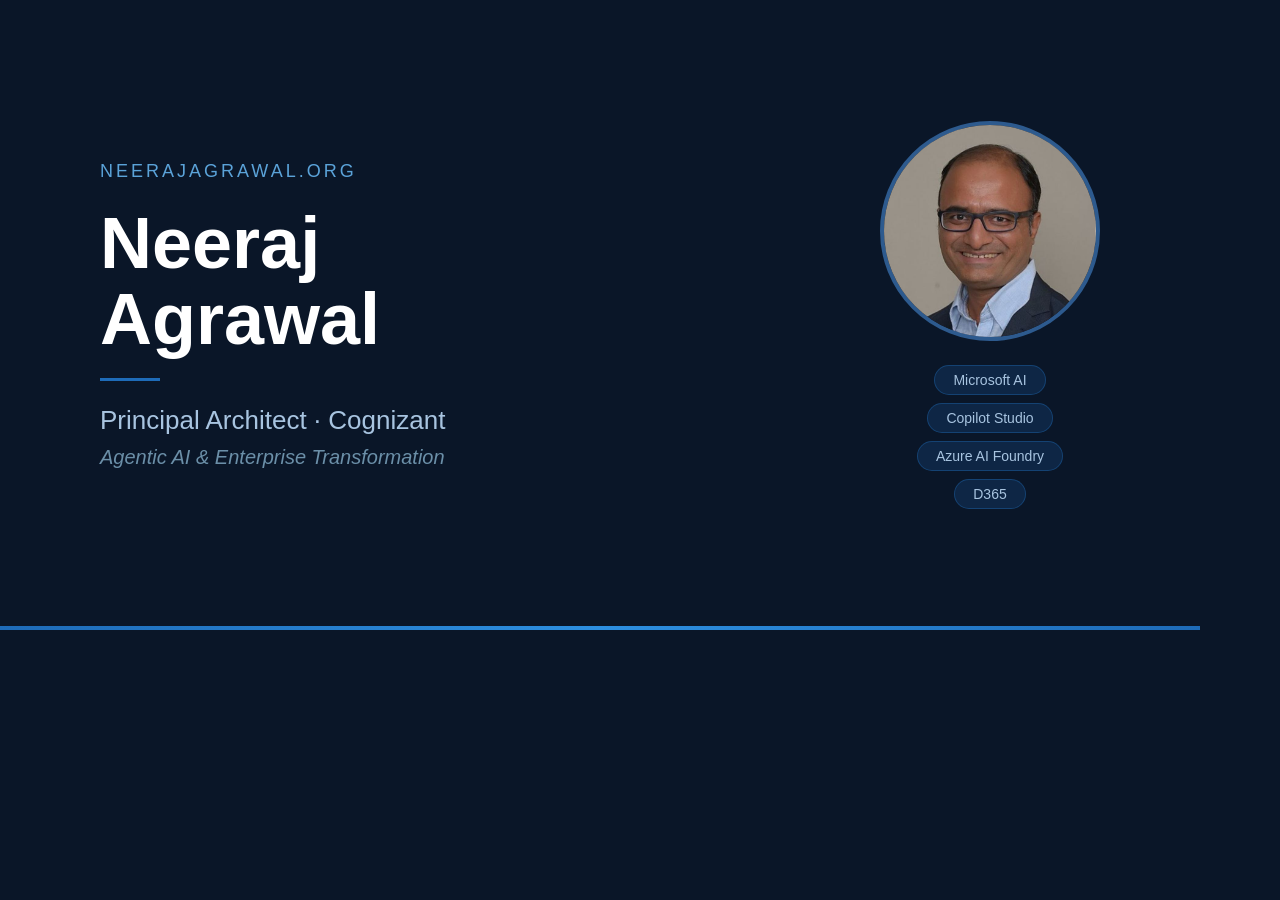
<file: og-banner.html>
<!DOCTYPE html>
<html>
<head>
<meta charset="UTF-8">
<style>
  * { margin: 0; padding: 0; box-sizing: border-box; }
  body { width: 1200px; height: 630px; overflow: hidden; background: #0a1628; font-family: 'Segoe UI', Arial, sans-serif; }
  .wrap { width: 1200px; height: 630px; display: flex; align-items: center; justify-content: space-between; padding: 0 100px; position: relative; }
  .left { flex: 1; }
  .eyebrow { font-size: 18px; color: #5ba3d9; letter-spacing: 3px; text-transform: uppercase; font-weight: 400; margin-bottom: 24px; }
  .name { font-size: 72px; font-weight: 600; color: #ffffff; line-height: 1.05; margin-bottom: 20px; }
  .divider { width: 60px; height: 3px; background: #1e6bb8; margin-bottom: 24px; }
  .title { font-size: 26px; color: #a8c4e0; font-weight: 400; margin-bottom: 10px; }
  .tagline { font-size: 20px; color: #6b8fa8; font-style: italic; }
  .right { display: flex; flex-direction: column; align-items: center; gap: 24px; }
  .photo { width: 220px; height: 220px; border-radius: 50%; object-fit: cover; object-position: center top; border: 4px solid #2d5a8e; }
  .chips { display: flex; flex-direction: column; gap: 8px; align-items: center; }
  .chip { background: rgba(30,107,184,0.2); border: 1px solid rgba(30,107,184,0.4); border-radius: 20px; padding: 6px 18px; font-size: 14px; color: #a8c4e0; white-space: nowrap; }
  .bottom-bar { position: absolute; bottom: 0; left: 0; right: 0; height: 4px; background: linear-gradient(90deg, #1e6bb8, #2d8fe0, #1e6bb8); }
</style>
</head>
<body>
<div class="wrap">
  <div class="left">
    <div class="eyebrow">neerajagrawal.org</div>
    <div class="name">Neeraj<br>Agrawal</div>
    <div class="divider"></div>
    <div class="title">Principal Architect · Cognizant</div>
    <div class="tagline">Agentic AI & Enterprise Transformation</div>
  </div>
  <div class="right">
    <img class="photo" src="profile.JPG" alt="Neeraj Agrawal" />
    <div class="chips">
      <div class="chip">Microsoft AI</div>
      <div class="chip">Copilot Studio</div>
      <div class="chip">Azure AI Foundry</div>
      <div class="chip">D365</div>
    </div>
  </div>
  <div class="bottom-bar"></div>
</div>
</body>
</html>
</file>
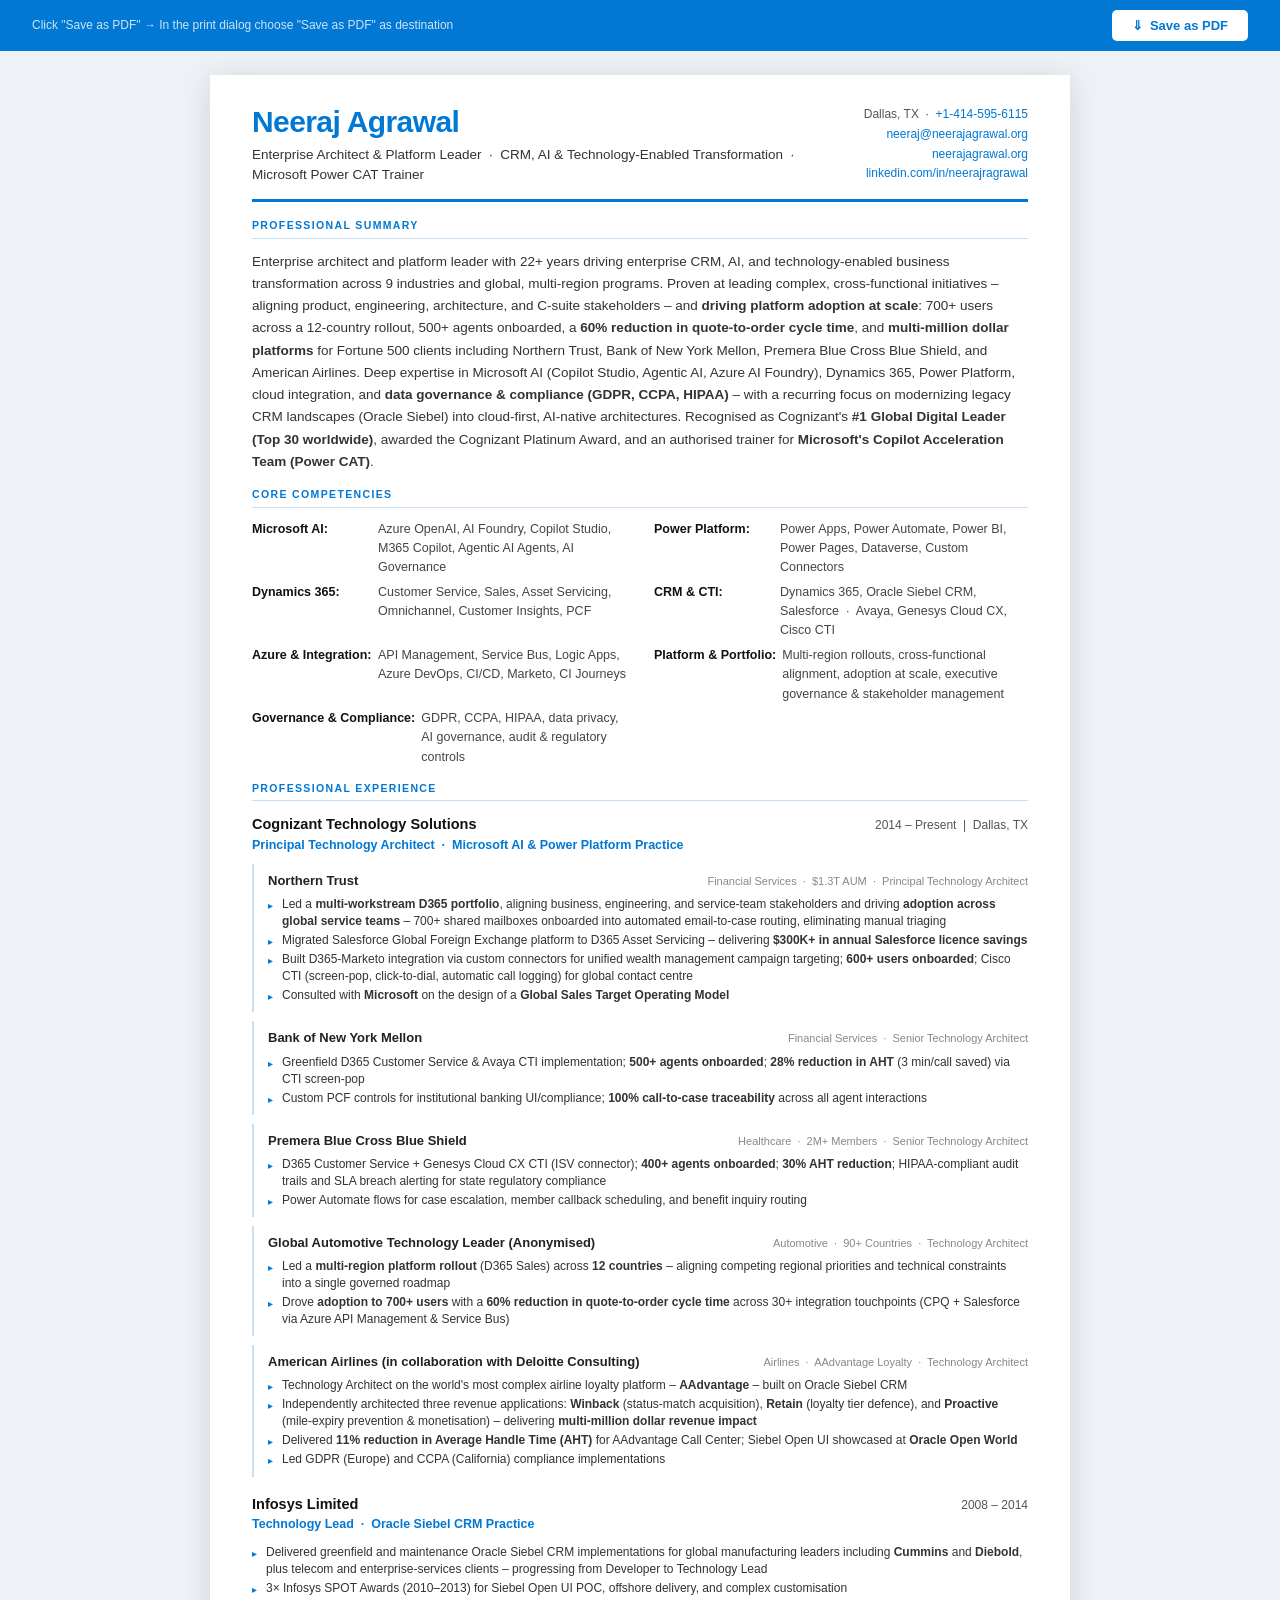
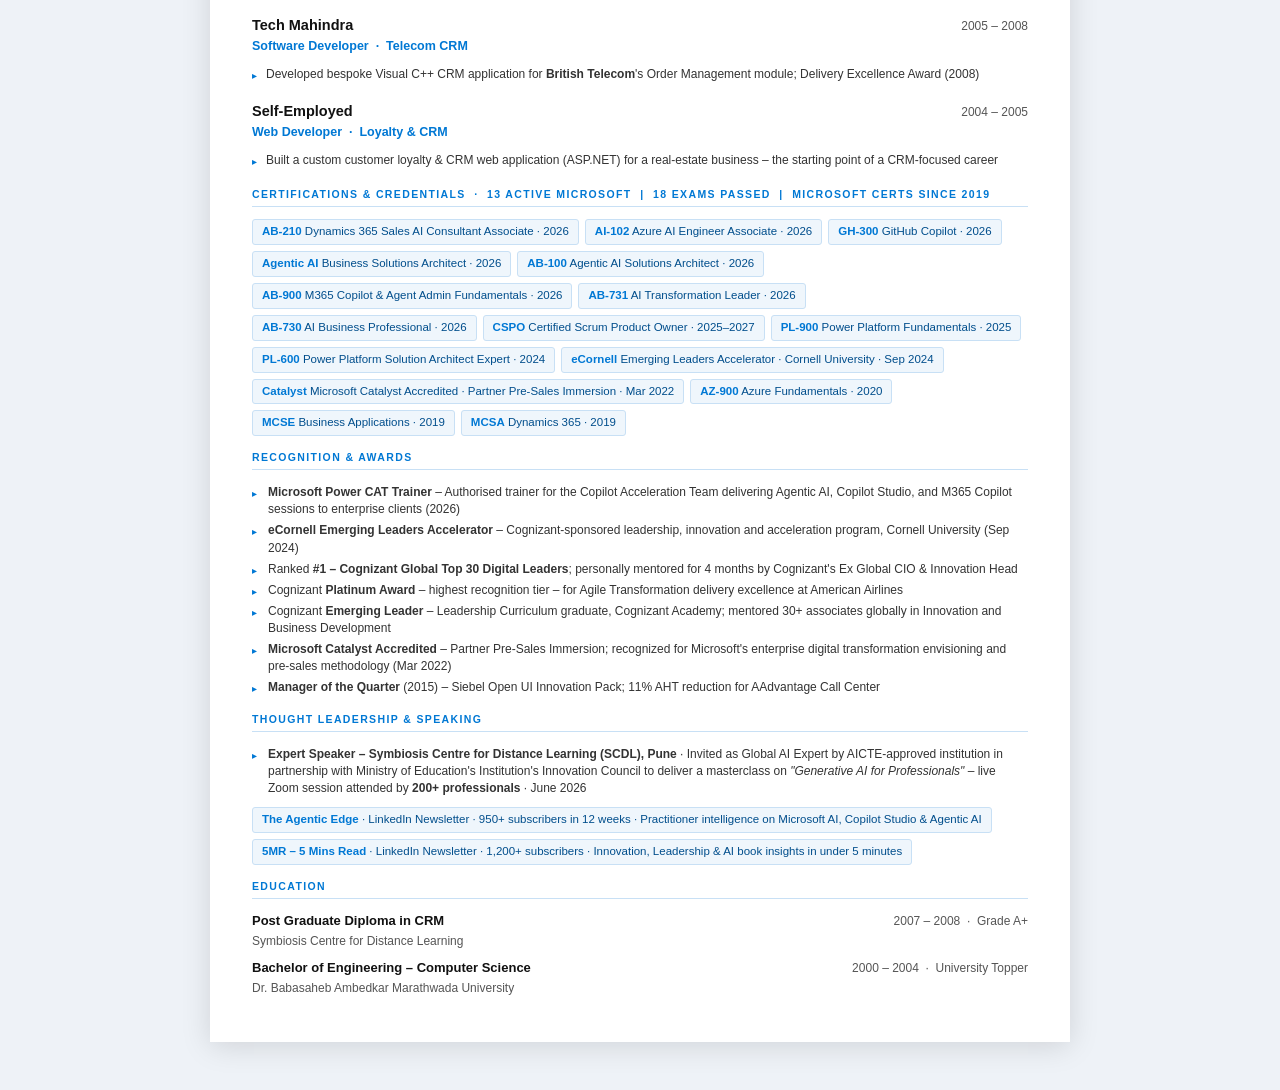
<file: resume.html>
<!DOCTYPE html>
<html lang="en">
<head>
  <meta charset="UTF-8" />
  <meta name="viewport" content="width=device-width, initial-scale=1.0" />
  <title>Neeraj Agrawal – Resume</title>
  <!-- Google tag (gtag.js) -->
  <script async src="https://www.googletagmanager.com/gtag/js?id=G-KKBJBSQJGY"></script>
  <script>
    window.dataLayer = window.dataLayer || [];
    function gtag(){dataLayer.push(arguments);}
    gtag('js', new Date());
    gtag('config', 'G-KKBJBSQJGY');
  </script>
  <style>
    /* ── RESET & BASE ── */
    *, *::before, *::after { margin: 0; padding: 0; box-sizing: border-box; }

    :root {
      --blue:       #0078D4;
      --blue-dark:  #004E8C;
      --blue-pale:  #EFF6FC;
      --blue-border:#C8E0F5;
      --text:       #1a1a2e;
      --text-muted: #555;
      --border:     #dde5ee;
    }

    body {
      font-family: Calibri, 'Segoe UI', Arial, sans-serif;
      font-size: 13.5px;
      line-height: 1.55;
      color: var(--text);
      background: #eef2f7;
      -webkit-font-smoothing: antialiased;
      -moz-osx-font-smoothing: grayscale;
      text-rendering: optimizeLegibility;
      font-feature-settings: "kern" 1, "liga" 0;
    }

    /* ── SAVE-AS-PDF BAR (hidden on print) ── */
    .top-bar {
      background: var(--blue);
      padding: 10px 32px;
      display: flex;
      align-items: center;
      justify-content: space-between;
      gap: 12px;
    }
    .top-bar-note {
      font-size: 12px;
      color: rgba(255,255,255,.8);
    }
    .save-btn {
      display: inline-flex;
      align-items: center;
      gap: 7px;
      background: #fff;
      color: var(--blue);
      border: none;
      padding: 8px 20px;
      border-radius: 5px;
      font-weight: 700;
      font-size: 13px;
      cursor: pointer;
      transition: background .15s;
      text-decoration: none;
    }
    .save-btn:hover { background: #e8f4ff; }

    /* ── PAGE WRAPPER ── */
    .page {
      max-width: 860px;
      margin: 24px auto 48px;
      background: #fff;
      box-shadow: 0 4px 28px rgba(0,0,0,.13);
    }

    /* ── RESUME BODY ── */
    .resume {
      padding: 30px 42px 32px;
    }

    /* ── HEADER ── */
    .r-header {
      display: flex;
      justify-content: space-between;
      align-items: flex-start;
      gap: 24px;
      padding-bottom: 13px;
      border-bottom: 3px solid var(--blue);
      margin-bottom: 15px;
    }
    .r-name {
      font-size: 30px;
      font-weight: 700;
      color: var(--blue);
      letter-spacing: -.02em;
      line-height: 1.15;
    }
    .r-tagline {
      font-size: 13.5px;
      color: #333;
      margin-top: 5px;
    }
    .r-contact {
      text-align: right;
      font-size: 12px;
      color: var(--text-muted);
      line-height: 1.65;
      flex-shrink: 0;
    }
    .r-contact a { color: var(--blue); text-decoration: none; }

    /* ── SECTION ── */
    .r-section { margin-bottom: 13px; }
    .r-section-title {
      font-size: 10.5px;
      font-weight: 700;
      letter-spacing: .13em;
      text-transform: uppercase;
      color: var(--blue);
      border-bottom: 1px solid var(--blue-border);
      padding-bottom: 4px;
      margin-bottom: 12px;
    }

    /* ── SUMMARY ── */
    .r-summary { color: #333; line-height: 1.65; }

    /* ── SKILLS TABLE ── */
    .r-skills {
      display: grid;
      grid-template-columns: 1fr 1fr;
      gap: 5px 28px;
    }
    .r-skill {
      display: flex;
      gap: 6px;
      font-size: 12.5px;
    }
    .sk-label {
      font-weight: 700;
      color: #111;
      min-width: 120px;
      flex-shrink: 0;
    }
    .sk-val { color: #444; }

    /* ── EXPERIENCE ── */
    .r-employer { margin-bottom: 16px; }
    .r-employer-header {
      display: flex;
      justify-content: space-between;
      align-items: baseline;
    }
    .r-employer-name {
      font-size: 14.5px;
      font-weight: 700;
      color: #111;
    }
    .r-employer-dates {
      font-size: 12px;
      color: var(--text-muted);
      flex-shrink: 0;
    }
    .r-employer-role {
      font-size: 12.5px;
      color: var(--blue);
      font-weight: 600;
      margin-bottom: 9px;
    }

    .r-project {
      padding: 7px 0 7px 14px;
      border-left: 2px solid var(--blue-border);
      margin-bottom: 9px;
    }
    .r-project-header {
      display: flex;
      justify-content: space-between;
      align-items: baseline;
      margin-bottom: 4px;
    }
    .r-project-client {
      font-weight: 700;
      font-size: 13px;
      color: #222;
    }
    .r-project-tag {
      font-size: 11px;
      color: #888;
      flex-shrink: 0;
      margin-left: 8px;
    }
    .r-bullets {
      list-style: none;
      padding: 0;
    }
    .r-bullets li {
      font-size: 12px;
      color: #333;
      padding: 1px 0 1px 14px;
      position: relative;
      line-height: 1.42;
    }
    .r-bullets li::before {
      content: '▸';
      position: absolute;
      left: 0;
      color: var(--blue);
      font-size: 10px;
      top: 4px;
    }

    /* ── CERTIFICATIONS ── */
    .r-certs {
      display: flex;
      flex-wrap: wrap;
      gap: 6px;
    }
    .r-cert {
      background: var(--blue-pale);
      border: 1px solid var(--blue-border);
      border-radius: 3px;
      padding: 3px 9px;
      font-size: 11.5px;
      color: var(--blue-dark);
    }
    .r-cert b { color: var(--blue); }

    /* ── RECOGNITION ── */
    .r-rec { list-style: none; }
    .r-rec li {
      font-size: 12px;
      color: #333;
      padding: 2px 0 2px 16px;
      position: relative;
      line-height: 1.42;
    }
    .r-rec li::before {
      content: '▸';
      position: absolute;
      left: 0;
      color: var(--blue);
      font-size: 10px;
      top: 5px;
    }

    /* ── EDUCATION ── */
    .r-edu-row {
      display: flex;
      justify-content: space-between;
      align-items: baseline;
      margin-bottom: 7px;
      gap: 16px;
    }
    .r-edu-degree { font-weight: 700; font-size: 13px; color: #111; }
    .r-edu-school { font-size: 12px; color: var(--text-muted); margin-top: 1px; }
    .r-edu-right { text-align: right; font-size: 12px; color: var(--text-muted); flex-shrink: 0; }

    /* ── PRINT STYLES ── */
    @media print {
      * { -webkit-print-color-adjust: exact !important; print-color-adjust: exact !important; }
      body { background: #fff; font-size: 9pt; }
      .top-bar { display: none !important; }
      .page {
        max-width: 100%;
        margin: 0;
        box-shadow: none;
      }
      .resume { padding: 4mm 11mm; }
      .r-section { margin-bottom: 2pt; }
      .r-section-title { margin-bottom: 2px; padding-bottom: 2px; }
      .r-employer { margin-bottom: 4px; }
      .r-employer-role { margin-bottom: 2px; }
      .r-bullets li { margin-bottom: 1px; line-height: 1.3; padding-top: 0; padding-bottom: 0; }
      .r-rec li { line-height: 1.3; padding-top: 1px; padding-bottom: 1px; }
      .r-cert { padding: 2px 8px; }
      .r-certs { gap: 5px; }
      .r-project { padding: 2px 0 2px 10px; margin-bottom: 3px; }
      .r-project { page-break-inside: avoid; }
      .r-header { padding-bottom: 6px; margin-bottom: 8px; }
      .r-summary { line-height: 1.34; }
      .r-edu-row { margin-bottom: 4px; }
      section.r-section:last-of-type, .r-edu-row { page-break-inside: avoid; }
      a { color: #0078D4 !important; text-decoration: underline !important; }
    }

    @page {
      size: Letter;
      margin: 0;
    }
  </style>
</head>
<body>

  <!-- SAVE BAR (hidden on print) -->
  <div class="top-bar">
    <span class="top-bar-note">Click "Save as PDF" → In the print dialog choose "Save as PDF" as destination</span>
    <button class="save-btn" onclick="window.print()">
      &#8659; &nbsp;Save as PDF
    </button>
  </div>

  <div class="page">
    <div class="resume">

      <!-- ── HEADER ── -->
      <header class="r-header">
        <div>
          <div class="r-name">Neeraj Agrawal</div>
          <div class="r-tagline">Enterprise Architect &amp; Platform Leader &nbsp;·&nbsp; CRM, AI &amp; Technology-Enabled Transformation &nbsp;·&nbsp; Microsoft Power CAT Trainer</div>
        </div>
        <div class="r-contact">
          Dallas, TX &nbsp;·&nbsp; <a href="tel:+14145956115">+1-414-595-6115</a><br/>
          <a href="mailto:neeraj@neerajagrawal.org">neeraj@neerajagrawal.org</a><br/>
          <a href="https://neerajagrawal.org" target="_blank">neerajagrawal.org</a><br/>
          <a href="https://www.linkedin.com/in/neerajragrawal/" target="_blank">linkedin.com/in/neerajragrawal</a>
        </div>
      </header>

      <!-- ── SUMMARY ── -->
      <section class="r-section">
        <div class="r-section-title">Professional Summary</div>
        <p class="r-summary">
          Enterprise architect and platform leader with 22+ years driving enterprise CRM, AI, and
          technology-enabled business transformation across 9 industries and global, multi-region programs.
          Proven at leading complex, cross-functional initiatives – aligning product, engineering, architecture,
          and C-suite stakeholders – and <strong>driving platform adoption at scale</strong>: 700+ users across a
          12-country rollout, 500+ agents onboarded, a <strong>60% reduction in quote-to-order cycle time</strong>,
          and <strong>multi-million dollar platforms</strong> for Fortune 500 clients including Northern Trust,
          Bank of New York Mellon, Premera Blue Cross Blue Shield, and American Airlines. Deep expertise in Microsoft
          AI (Copilot Studio, Agentic AI, Azure AI Foundry), Dynamics 365, Power Platform, cloud integration, and
          <strong>data governance &amp; compliance (GDPR, CCPA, HIPAA)</strong> – with a recurring focus on modernizing
          legacy CRM landscapes (Oracle Siebel) into cloud-first, AI-native architectures. Recognised as Cognizant's
          <strong>#1 Global Digital Leader (Top 30 worldwide)</strong>, awarded the Cognizant Platinum Award, and an
          authorised trainer for <strong>Microsoft's Copilot Acceleration Team (Power CAT)</strong>.
        </p>
      </section>

      <!-- ── CORE SKILLS ── -->
      <section class="r-section">
        <div class="r-section-title">Core Competencies</div>
        <div class="r-skills">
          <div class="r-skill"><span class="sk-label">Microsoft AI:</span><span class="sk-val">Azure OpenAI, AI Foundry, Copilot Studio, M365 Copilot, Agentic AI Agents, AI Governance</span></div>
          <div class="r-skill"><span class="sk-label">Power Platform:</span><span class="sk-val">Power Apps, Power Automate, Power BI, Power Pages, Dataverse, Custom Connectors</span></div>
          <div class="r-skill"><span class="sk-label">Dynamics 365:</span><span class="sk-val">Customer Service, Sales, Asset Servicing, Omnichannel, Customer Insights, PCF</span></div>
          <div class="r-skill"><span class="sk-label">CRM &amp; CTI:</span><span class="sk-val">Dynamics 365, Oracle Siebel CRM, Salesforce &nbsp;·&nbsp; Avaya, Genesys Cloud CX, Cisco CTI</span></div>
          <div class="r-skill"><span class="sk-label">Azure &amp; Integration:</span><span class="sk-val">API Management, Service Bus, Logic Apps, Azure DevOps, CI/CD, Marketo, CI Journeys</span></div>
          <div class="r-skill"><span class="sk-label">Platform &amp; Portfolio:</span><span class="sk-val">Multi-region rollouts, cross-functional alignment, adoption at scale, executive governance &amp; stakeholder management</span></div>
          <div class="r-skill"><span class="sk-label">Governance &amp; Compliance:</span><span class="sk-val">GDPR, CCPA, HIPAA, data privacy, AI governance, audit &amp; regulatory controls</span></div>
        </div>
      </section>

      <!-- ── EXPERIENCE ── -->
      <section class="r-section">
        <div class="r-section-title">Professional Experience</div>

        <!-- COGNIZANT -->
        <div class="r-employer">
          <div class="r-employer-header">
            <span class="r-employer-name">Cognizant Technology Solutions</span>
            <span class="r-employer-dates">2014 – Present &nbsp;|&nbsp; Dallas, TX</span>
          </div>
          <div class="r-employer-role">Principal Technology Architect &nbsp;·&nbsp; Microsoft AI &amp; Power Platform Practice</div>

          <div class="r-project">
            <div class="r-project-header">
              <span class="r-project-client">Northern Trust</span>
              <span class="r-project-tag">Financial Services &nbsp;·&nbsp; $1.3T AUM &nbsp;·&nbsp; Principal Technology Architect</span>
            </div>
            <ul class="r-bullets">
              <li>Led a <strong>multi-workstream D365 portfolio</strong>, aligning business, engineering, and service-team stakeholders and driving <strong>adoption across global service teams</strong> – 700+ shared mailboxes onboarded into automated email-to-case routing, eliminating manual triaging</li>
              <li>Migrated Salesforce Global Foreign Exchange platform to D365 Asset Servicing – delivering <strong>$300K+ in annual Salesforce licence savings</strong></li>
              <li>Built D365-Marketo integration via custom connectors for unified wealth management campaign targeting; <strong>600+ users onboarded</strong>; Cisco CTI (screen-pop, click-to-dial, automatic call logging) for global contact centre</li>
              <li>Consulted with <strong>Microsoft</strong> on the design of a <strong>Global Sales Target Operating Model</strong></li>
            </ul>
          </div>

          <div class="r-project">
            <div class="r-project-header">
              <span class="r-project-client">Bank of New York Mellon</span>
              <span class="r-project-tag">Financial Services &nbsp;·&nbsp; Senior Technology Architect</span>
            </div>
            <ul class="r-bullets">
              <li>Greenfield D365 Customer Service &amp; Avaya CTI implementation; <strong>500+ agents onboarded</strong>; <strong>28% reduction in AHT</strong> (3 min/call saved) via CTI screen-pop</li>
              <li>Custom PCF controls for institutional banking UI/compliance; <strong>100% call-to-case traceability</strong> across all agent interactions</li>
            </ul>
          </div>

          <div class="r-project">
            <div class="r-project-header">
              <span class="r-project-client">Premera Blue Cross Blue Shield</span>
              <span class="r-project-tag">Healthcare &nbsp;·&nbsp; 2M+ Members &nbsp;·&nbsp; Senior Technology Architect</span>
            </div>
            <ul class="r-bullets">
              <li>D365 Customer Service + Genesys Cloud CX CTI (ISV connector); <strong>400+ agents onboarded</strong>; <strong>30% AHT reduction</strong>; HIPAA-compliant audit trails and SLA breach alerting for state regulatory compliance</li>
              <li>Power Automate flows for case escalation, member callback scheduling, and benefit inquiry routing</li>
            </ul>
          </div>

          <div class="r-project">
            <div class="r-project-header">
              <span class="r-project-client">Global Automotive Technology Leader (Anonymised)</span>
              <span class="r-project-tag">Automotive &nbsp;·&nbsp; 90+ Countries &nbsp;·&nbsp; Technology Architect</span>
            </div>
            <ul class="r-bullets">
              <li>Led a <strong>multi-region platform rollout</strong> (D365 Sales) across <strong>12 countries</strong> – aligning competing regional priorities and technical constraints into a single governed roadmap</li>
              <li>Drove <strong>adoption to 700+ users</strong> with a <strong>60% reduction in quote-to-order cycle time</strong> across 30+ integration touchpoints (CPQ + Salesforce via Azure API Management &amp; Service Bus)</li>
            </ul>
          </div>

          <div class="r-project">
            <div class="r-project-header">
              <span class="r-project-client">American Airlines (in collaboration with Deloitte Consulting)</span>
              <span class="r-project-tag">Airlines &nbsp;·&nbsp; AAdvantage Loyalty &nbsp;·&nbsp; Technology Architect</span>
            </div>
            <ul class="r-bullets">
              <li>Technology Architect on the world's most complex airline loyalty platform – <strong>AAdvantage</strong> – built on Oracle Siebel CRM</li>
              <li>Independently architected three revenue applications: <strong>Winback</strong> (status-match acquisition), <strong>Retain</strong> (loyalty tier defence), and <strong>Proactive</strong> (mile-expiry prevention &amp; monetisation) – delivering <strong>multi-million dollar revenue impact</strong></li>
              <li>Delivered <strong>11% reduction in Average Handle Time (AHT)</strong> for AAdvantage Call Center; Siebel Open UI showcased at <strong>Oracle Open World</strong></li>
              <li>Led GDPR (Europe) and CCPA (California) compliance implementations</li>
            </ul>
          </div>
        </div>

        <!-- INFOSYS -->
        <div class="r-employer">
          <div class="r-employer-header">
            <span class="r-employer-name">Infosys Limited</span>
            <span class="r-employer-dates">2008 – 2014</span>
          </div>
          <div class="r-employer-role">Technology Lead &nbsp;·&nbsp; Oracle Siebel CRM Practice</div>
          <ul class="r-bullets" style="padding-left:0;">
            <li>Delivered greenfield and maintenance Oracle Siebel CRM implementations for global manufacturing leaders including <strong>Cummins</strong> and <strong>Diebold</strong>, plus telecom and enterprise-services clients – progressing from Developer to Technology Lead</li>
            <li>3× Infosys SPOT Awards (2010–2013) for Siebel Open UI POC, offshore delivery, and complex customisation</li>
          </ul>
        </div>

        <!-- TECH MAHINDRA -->
        <div class="r-employer">
          <div class="r-employer-header">
            <span class="r-employer-name">Tech Mahindra</span>
            <span class="r-employer-dates">2005 – 2008</span>
          </div>
          <div class="r-employer-role">Software Developer &nbsp;·&nbsp; Telecom CRM</div>
          <ul class="r-bullets" style="padding-left:0;">
            <li>Developed bespoke Visual C++ CRM application for <strong>British Telecom</strong>'s Order Management module; Delivery Excellence Award (2008)</li>
          </ul>
        </div>

        <!-- SELF-EMPLOYED (CRM ORIGINS) -->
        <div class="r-employer">
          <div class="r-employer-header">
            <span class="r-employer-name">Self-Employed</span>
            <span class="r-employer-dates">2004 – 2005</span>
          </div>
          <div class="r-employer-role">Web Developer &nbsp;·&nbsp; Loyalty &amp; CRM</div>
          <ul class="r-bullets" style="padding-left:0;">
            <li>Built a custom customer loyalty &amp; CRM web application (ASP.NET) for a real-estate business – the starting point of a CRM-focused career</li>
          </ul>
        </div>
      </section>

      <!-- ── CERTIFICATIONS ── -->
      <section class="r-section">
        <div class="r-section-title">Certifications &amp; Credentials &nbsp;·&nbsp; 13 Active Microsoft &nbsp;|&nbsp; 18 Exams Passed &nbsp;|&nbsp; Microsoft Certs Since 2019</div>
        <div class="r-certs">
          <div class="r-cert"><b>AB-210</b> Dynamics 365 Sales AI Consultant Associate · 2026</div>
          <div class="r-cert"><b>AI-102</b> Azure AI Engineer Associate · 2026</div>
          <div class="r-cert"><b>GH-300</b> GitHub Copilot · 2026</div>
          <div class="r-cert"><b>Agentic AI</b> Business Solutions Architect · 2026</div>
          <div class="r-cert"><b>AB-100</b> Agentic AI Solutions Architect · 2026</div>
          <div class="r-cert"><b>AB-900</b> M365 Copilot &amp; Agent Admin Fundamentals · 2026</div>
          <div class="r-cert"><b>AB-731</b> AI Transformation Leader · 2026</div>
          <div class="r-cert"><b>AB-730</b> AI Business Professional · 2026</div>
          <div class="r-cert"><b>CSPO</b> Certified Scrum Product Owner · 2025–2027</div>
          <div class="r-cert"><b>PL-900</b> Power Platform Fundamentals · 2025</div>
          <div class="r-cert"><b>PL-600</b> Power Platform Solution Architect Expert · 2024</div>
          <div class="r-cert"><b>eCornell</b> Emerging Leaders Accelerator · Cornell University · Sep 2024</div>
          <div class="r-cert"><b>Catalyst</b> Microsoft Catalyst Accredited · Partner Pre-Sales Immersion · Mar 2022</div>
          <div class="r-cert"><b>AZ-900</b> Azure Fundamentals · 2020</div>
          <div class="r-cert"><b>MCSE</b> Business Applications · 2019</div>
          <div class="r-cert"><b>MCSA</b> Dynamics 365 · 2019</div>
        </div>
      </section>

      <!-- ── RECOGNITION ── -->
      <section class="r-section">
        <div class="r-section-title">Recognition &amp; Awards</div>
        <ul class="r-rec">
          <li><strong>Microsoft Power CAT Trainer</strong> – Authorised trainer for the Copilot Acceleration Team delivering Agentic AI, Copilot Studio, and M365 Copilot sessions to enterprise clients (2026)</li>
          <li><strong>eCornell Emerging Leaders Accelerator</strong> – Cognizant-sponsored leadership, innovation and acceleration program, Cornell University (Sep 2024)</li>
          <li>Ranked <strong>#1 – Cognizant Global Top 30 Digital Leaders</strong>; personally mentored for 4 months by Cognizant's Ex Global CIO &amp; Innovation Head</li>
          <li>Cognizant <strong>Platinum Award</strong> – highest recognition tier – for Agile Transformation delivery excellence at American Airlines</li>
          <li>Cognizant <strong>Emerging Leader</strong> – Leadership Curriculum graduate, Cognizant Academy; mentored 30+ associates globally in Innovation and Business Development</li>
          <li><strong>Microsoft Catalyst Accredited</strong> – Partner Pre-Sales Immersion; recognized for Microsoft's enterprise digital transformation envisioning and pre-sales methodology (Mar 2022)</li>
          <li><strong>Manager of the Quarter</strong> (2015) – Siebel Open UI Innovation Pack; 11% AHT reduction for AAdvantage Call Center</li>
        </ul>
      </section>

      <!-- ── THOUGHT LEADERSHIP ── -->
      <section class="r-section">
        <div class="r-section-title">Thought Leadership &amp; Speaking</div>
        <ul class="r-rec" style="margin-bottom:8px;">
          <li><strong>Expert Speaker – Symbiosis Centre for Distance Learning (SCDL), Pune</strong> · Invited as Global AI Expert by AICTE-approved institution in partnership with Ministry of Education's Institution's Innovation Council to deliver a masterclass on <em>"Generative AI for Professionals"</em> – live Zoom session attended by <strong>200+ professionals</strong> · June 2026</li>
        </ul>
        <div class="r-certs">
          <div class="r-cert"><b>The Agentic Edge</b> · LinkedIn Newsletter · 950+ subscribers in 12 weeks · Practitioner intelligence on Microsoft AI, Copilot Studio &amp; Agentic AI</div>
          <div class="r-cert"><b>5MR – 5 Mins Read</b> · LinkedIn Newsletter · 1,200+ subscribers · Innovation, Leadership &amp; AI book insights in under 5 minutes</div>
        </div>
      </section>

      <!-- ── EDUCATION ── -->
      <section class="r-section">
        <div class="r-section-title">Education</div>
        <div class="r-edu-row">
          <div>
            <div class="r-edu-degree">Post Graduate Diploma in CRM</div>
            <div class="r-edu-school">Symbiosis Centre for Distance Learning</div>
          </div>
          <div class="r-edu-right">2007 – 2008 &nbsp;·&nbsp; Grade A+</div>
        </div>
        <div class="r-edu-row">
          <div>
            <div class="r-edu-degree">Bachelor of Engineering – Computer Science</div>
            <div class="r-edu-school">Dr. Babasaheb Ambedkar Marathwada University</div>
          </div>
          <div class="r-edu-right">2000 – 2004 &nbsp;·&nbsp; University Topper</div>
        </div>
      </section>

    </div><!-- /resume -->
  </div><!-- /page -->

</body>
</html>
</file>
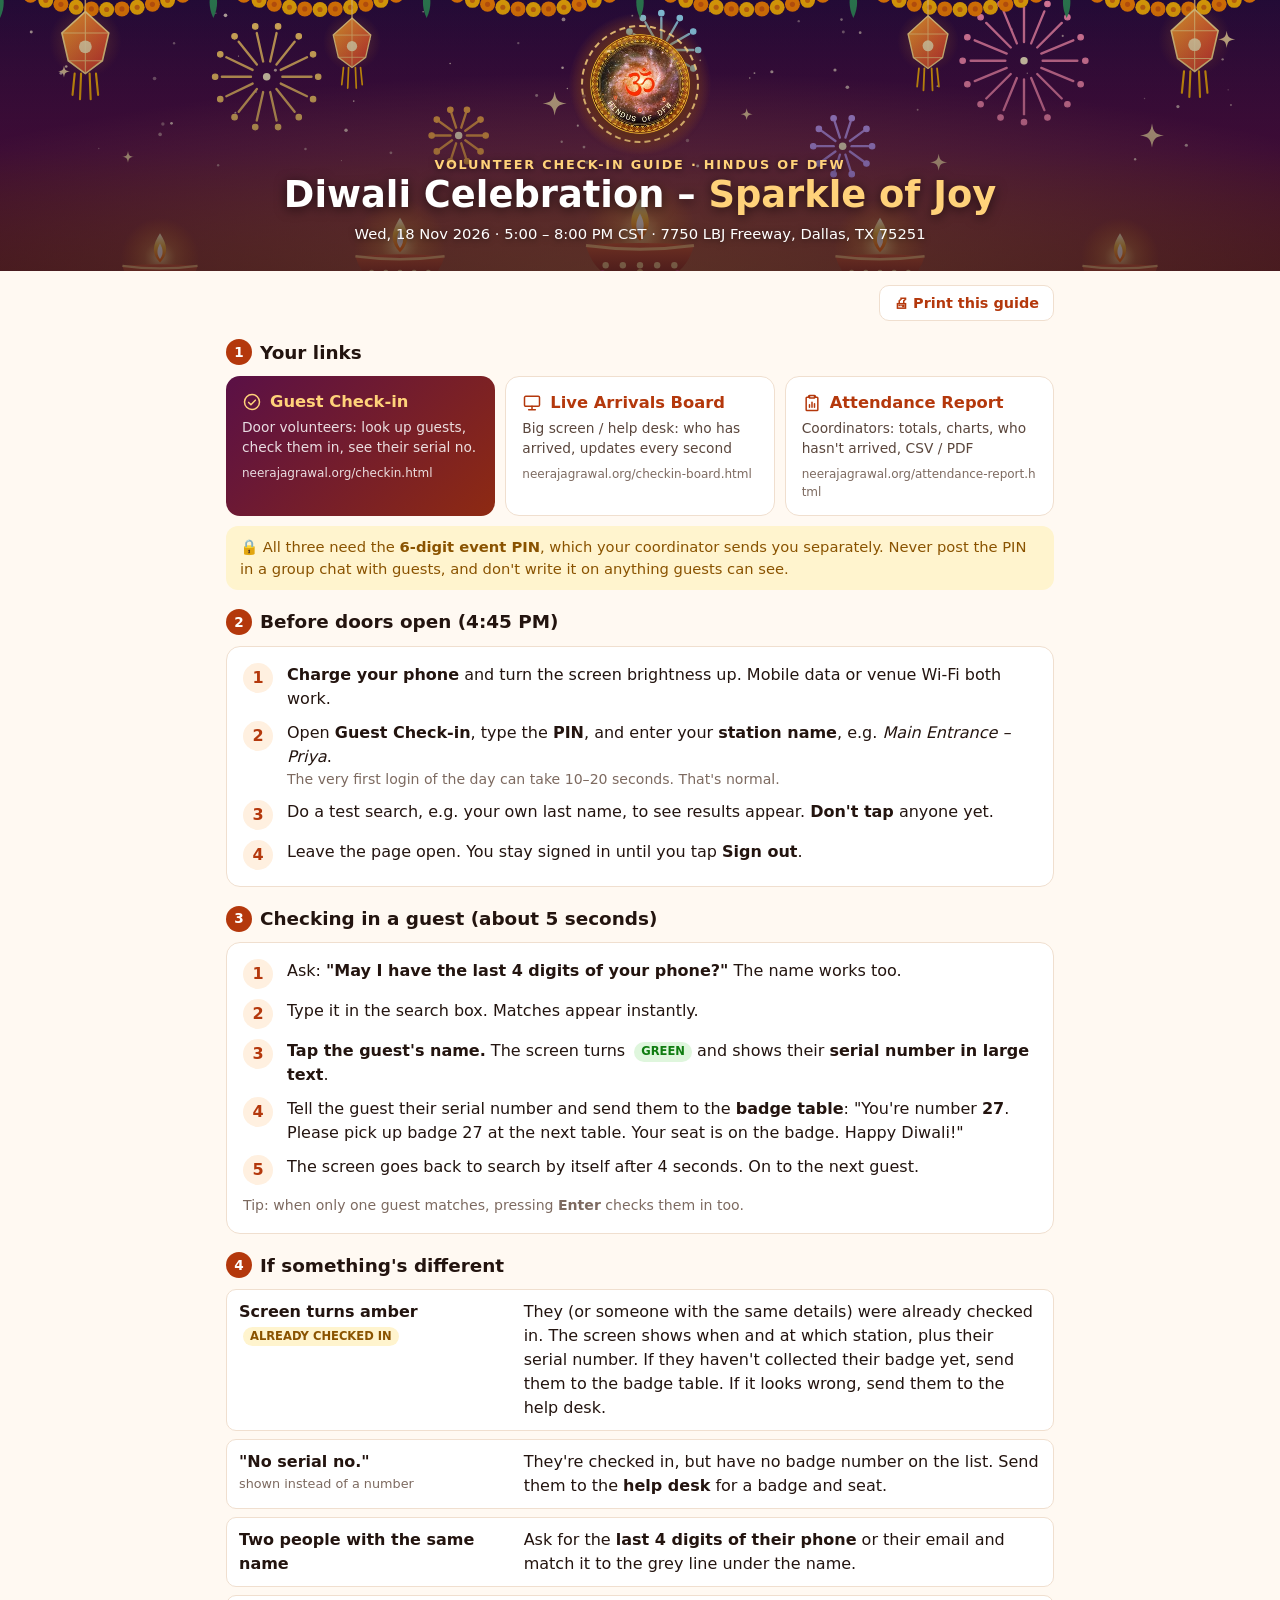
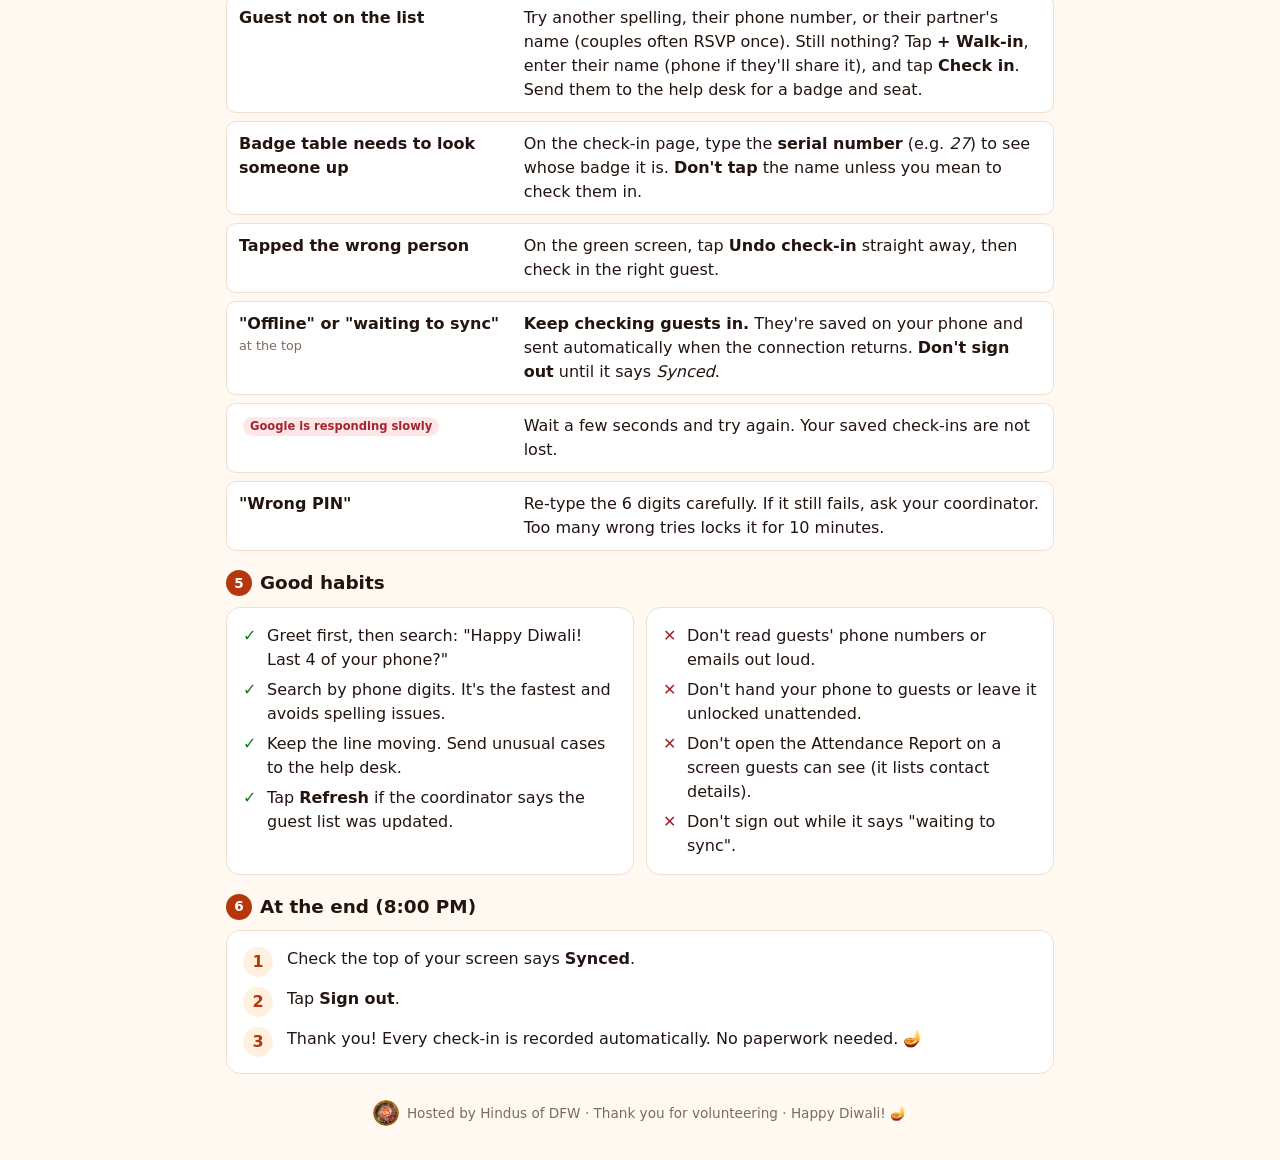
<file: volunteer-guide.html>
<!DOCTYPE html>
<html lang="en">
<head>
<meta charset="UTF-8">
<meta name="viewport" content="width=device-width, initial-scale=1, viewport-fit=cover">
<meta name="robots" content="noindex, nofollow">
<meta name="theme-color" content="#5A1046">
<link rel="icon" type="image/png" href="hdfw-logo-192.png">
<link rel="apple-touch-icon" href="hdfw-logo-192.png">
<title>Volunteer Guide · Diwali Celebration – Sparkle of Joy</title>
<style>
  :root {
    --accent: #B4380C; --accent-pale: #FFF0E0; --plum: #5A1046;
    --ok: #107C10; --ok-bg: #DFF6DD; --warn: #8A5300; --warn-bg: #FFF4CE; --err: #A4262C; --err-bg: #FDE7E9;
    --text: #23140F; --text-2: #5A463C; --muted: #7D6A60;
    --bg: #FFF9F2; --card: #FFFFFF; --border: #F0DFCF;
    --font: 'Segoe UI', system-ui, -apple-system, sans-serif;
  }
  @media (prefers-color-scheme: dark) {
    :root {
      --accent: #FFA45C; --accent-pale: #3A1E10; --ok: #6CCB5F; --ok-bg: #12351A; --warn: #FCE100; --warn-bg: #3A3000; --err: #F1707B; --err-bg: #3B1316;
      --text: #FBF1E8; --text-2: #D9C6B8; --muted: #A8968A; --bg: #170C12; --card: #23151C; --border: #3D2A30;
    }
  }
  *, *::before, *::after { box-sizing: border-box; margin: 0; padding: 0; }
  body { font-family: var(--font); background: var(--bg); color: var(--text); line-height: 1.5; -webkit-font-smoothing: antialiased; }
  a { color: var(--accent); }
  .wrap { max-width: 860px; margin: 0 auto; padding: 0 16px; }

  /* banner + logo */
  .hero { position: relative; background: #2A0B3A url('diwali-banner.svg') center/cover no-repeat; color: #fff; text-align: center; padding: 34px 16px 26px; }
  .hero::after { content: ''; position: absolute; inset: 0; background: linear-gradient(180deg, rgba(20,6,30,.2), rgba(20,6,30,.6)); }
  .hero > * { position: relative; z-index: 1; }
  .kicker { font-size: .8rem; font-weight: 700; letter-spacing: .14em; text-transform: uppercase; color: #FFD27A; text-shadow: 0 1px 6px rgba(0,0,0,.6); margin-top: 14px; }
  .hero h1 { font-size: clamp(1.5rem, 5vw, 2.3rem); font-weight: 800; line-height: 1.15; text-shadow: 0 2px 12px rgba(0,0,0,.6); }
  .ev-sub { color: #FFD27A; }
  .ev-meta { font-size: .92rem; margin-top: 6px; text-shadow: 0 1px 6px rgba(0,0,0,.6); }
  .logo-wrap { position: relative; display: inline-block; width: 100px; height: 100px; }
  .logo-wrap img { position: relative; z-index: 2; width: 100%; height: 100%; border-radius: 50%; display: block; box-shadow: 0 4px 18px rgba(0,0,0,.45); animation: logoIn 1.2s cubic-bezier(.2,.9,.25,1) both; }
  .logo-wrap::before { content: ''; position: absolute; inset: -22%; border-radius: 50%; background: radial-gradient(circle, rgba(255,200,90,.85) 0%, rgba(255,140,0,.35) 45%, transparent 70%); animation: halo 3.2s ease-in-out infinite; }
  .logo-wrap::after { content: ''; position: absolute; inset: -9%; border-radius: 50%; z-index: 1; border: 2px dashed rgba(255,214,130,.85); animation: spin 22s linear infinite; }
  @keyframes halo { 0%, 100% { opacity: .45; transform: scale(.94); } 50% { opacity: 1; transform: scale(1.08); } }
  @keyframes spin { to { transform: rotate(360deg); } }
  @keyframes logoIn { from { opacity: 0; transform: scale(.5) rotate(-140deg); } to { opacity: 1; transform: none; } }
  @media (prefers-reduced-motion: reduce) { .logo-wrap *, .logo-wrap::before, .logo-wrap::after { animation: none !important; } }

  section { margin-top: 18px; }
  h2 { font-size: 1.15rem; margin-bottom: 10px; display: flex; align-items: center; gap: 8px; }
  h2 .num { display: inline-grid; place-items: center; width: 26px; height: 26px; border-radius: 50%; background: var(--accent); color: #fff; font-size: .85rem; }
  @media (prefers-color-scheme: dark) { h2 .num { color: #1E0B12; } }
  .card { background: var(--card); border: 1px solid var(--border); border-radius: 14px; padding: 16px; }

  /* links */
  .links { display: grid; grid-template-columns: repeat(auto-fit, minmax(220px, 1fr)); gap: 10px; }
  .link { display: block; text-decoration: none; color: var(--text); background: var(--card); border: 1.5px solid var(--border); border-radius: 14px; padding: 14px 16px; }
  .link:hover { border-color: var(--accent); }
  .link .t { font-weight: 700; font-size: 1.02rem; color: var(--accent); display: flex; align-items: center; gap: 8px; }
  .link .ico { width: 20px; height: 20px; fill: none; stroke: currentColor; stroke-width: 1.8; stroke-linecap: round; stroke-linejoin: round; flex-shrink: 0; }
  .link .d { font-size: .86rem; color: var(--text-2); margin-top: 2px; }
  .link .u { font-size: .75rem; color: var(--muted); margin-top: 6px; word-break: break-all; }
  .link.main { background: linear-gradient(135deg, #5A1046, #8E2A12); border: 0; color: #fff; }
  .link.main .t { color: #FFD27A; } .link.main .d, .link.main .u { color: rgba(255,255,255,.85); }
  .pin-note { margin-top: 10px; background: var(--warn-bg); color: var(--warn); border-radius: 12px; padding: 10px 14px; font-size: .92rem; }
  .pin-note b { color: inherit; }

  ol.steps { list-style: none; counter-reset: s; display: grid; gap: 10px; }
  ol.steps li { counter-increment: s; display: grid; grid-template-columns: 34px 1fr; gap: 10px; align-items: start; }
  ol.steps li::before { content: counter(s); display: grid; place-items: center; width: 30px; height: 30px; border-radius: 50%; background: var(--accent-pale); color: var(--accent); font-weight: 800; }
  ol.steps b { color: var(--text); }
  .muted { color: var(--muted); font-size: .88rem; }

  /* situations */
  .sit { display: grid; gap: 8px; }
  .row { display: grid; grid-template-columns: minmax(150px, 34%) 1fr; gap: 12px; padding: 10px 12px; border-radius: 10px; background: var(--card); border: 1px solid var(--border); }
  .row .k { font-weight: 700; }
  .row .k small { display: block; font-weight: 400; color: var(--muted); font-size: .8rem; }
  .chip { display: inline-block; font-size: .72rem; font-weight: 700; padding: 1px 7px; border-radius: 999px; vertical-align: middle; margin-left: 4px; }
  .chip.g { background: var(--ok-bg); color: var(--ok); } .chip.a { background: var(--warn-bg); color: var(--warn); } .chip.r { background: var(--err-bg); color: var(--err); }
  @media (max-width: 560px) { .row { grid-template-columns: 1fr; gap: 2px; } }

  .two { display: grid; grid-template-columns: 1fr 1fr; gap: 12px; }
  @media (max-width: 640px) { .two { grid-template-columns: 1fr; } }
  ul.ticks { list-style: none; display: grid; gap: 6px; }
  ul.ticks li { padding-left: 24px; position: relative; }
  ul.ticks li::before { content: '✓'; position: absolute; left: 0; color: var(--ok); font-weight: 800; }
  ul.cross li::before { content: '✕'; color: var(--err); }

  .toolbar { display: flex; justify-content: flex-end; margin-top: 14px; }
  .btn { display: inline-flex; gap: 6px; align-items: center; padding: 9px 14px; border-radius: 10px; font-weight: 600; font-size: .9rem; border: 1.5px solid var(--border); background: var(--card); color: var(--accent); cursor: pointer; font-family: inherit; }
  footer { text-align: center; color: var(--muted); font-size: .85rem; padding: 26px 16px 34px; display: flex; gap: 8px; align-items: center; justify-content: center; }
  footer img { width: 26px; height: 26px; border-radius: 50%; }

  @media print {
    :root { --bg: #fff; --card: #fff; --text: #000; --text-2: #333; --muted: #555; --border: #ddd; }
    .hero, .link.main, .chip, h2 .num, ol.steps li::before { -webkit-print-color-adjust: exact; print-color-adjust: exact; }
    .hero { padding: 16px; }
    .logo-wrap { width: 70px; height: 70px; }
    .logo-wrap::before, .logo-wrap::after { display: none; }
    .toolbar { display: none; }
    section { break-inside: avoid; margin-top: 12px; }
    .link .u { color: #333; }
    @page { margin: 10mm; }
  }
</style>
</head>
<body>

<header class="hero">
  <span class="logo-wrap"><img src="hdfw-logo-192.webp" alt="Hindus of DFW logo" width="100" height="100"></span>
  <div class="kicker">Volunteer Check-in Guide · Hindus of DFW</div>
  <h1>Diwali Celebration – <span class="ev-sub">Sparkle of Joy</span></h1>
  <div class="ev-meta">Wed, 18 Nov 2026 · 5:00 – 8:00 PM CST · 7750 LBJ Freeway, Dallas, TX 75251</div>
</header>

<main class="wrap">
  <div class="toolbar"><button class="btn" type="button" onclick="window.print()">🖨 Print this guide</button></div>

  <section>
    <h2><span class="num">1</span> Your links</h2>
    <div class="links">
      <a class="link main" href="checkin.html">
        <div class="t"><svg class="ico" viewBox="0 0 24 24" aria-hidden="true"><circle cx="12" cy="12" r="9"/><path d="M8 12.5l2.7 2.7L16 9.8"/></svg>Guest Check-in</div>
        <div class="d">Door volunteers: look up guests, check them in, see their serial no.</div>
        <div class="u">neerajagrawal.org/checkin.html</div>
      </a>
      <a class="link" href="checkin-board.html">
        <div class="t"><svg class="ico" viewBox="0 0 24 24" aria-hidden="true"><rect x="3" y="4" width="18" height="12" rx="1.5"/><path d="M8 20h8M12 16v4"/></svg>Live Arrivals Board</div>
        <div class="d">Big screen / help desk: who has arrived, updates every second</div>
        <div class="u">neerajagrawal.org/checkin-board.html</div>
      </a>
      <a class="link" href="attendance-report.html">
        <div class="t"><svg class="ico" viewBox="0 0 24 24" aria-hidden="true"><path d="M9 3h6a1 1 0 0 1 1 1v1h2a1 1 0 0 1 1 1v14a1 1 0 0 1-1 1H6a1 1 0 0 1-1-1V6a1 1 0 0 1 1-1h2V4a1 1 0 0 1 1-1z"/><path d="M9 3.5v2.5h6V3.5"/><path d="M9 17v-3M12 17v-6M15 17v-4"/></svg>Attendance Report</div>
        <div class="d">Coordinators: totals, charts, who hasn't arrived, CSV / PDF</div>
        <div class="u">neerajagrawal.org/attendance-report.html</div>
      </a>
    </div>
    <div class="pin-note">🔒 All three need the <b>6-digit event PIN</b>, which your coordinator sends you separately.
      Never post the PIN in a group chat with guests, and don't write it on anything guests can see.</div>
  </section>

  <section>
    <h2><span class="num">2</span> Before doors open (4:45 PM)</h2>
    <div class="card">
      <ol class="steps">
        <li><div><b>Charge your phone</b> and turn the screen brightness up. Mobile data or venue Wi-Fi both work.</div></li>
        <li><div>Open <b>Guest Check-in</b>, type the <b>PIN</b>, and enter your <b>station name</b>, e.g. <i>Main Entrance – Priya</i>.
          <div class="muted">The very first login of the day can take 10–20 seconds. That's normal.</div></div></li>
        <li><div>Do a test search, e.g. your own last name, to see results appear. <b>Don't tap</b> anyone yet.</div></li>
        <li><div>Leave the page open. You stay signed in until you tap <b>Sign out</b>.</div></li>
      </ol>
    </div>
  </section>

  <section>
    <h2><span class="num">3</span> Checking in a guest (about 5 seconds)</h2>
    <div class="card">
      <ol class="steps">
        <li><div>Ask: <b>"May I have the last 4 digits of your phone?"</b> The name works too.</div></li>
        <li><div>Type it in the search box. Matches appear instantly.</div></li>
        <li><div><b>Tap the guest's name.</b> The screen turns <span class="chip g">GREEN</span> and shows their <b>serial number in large text</b>.</div></li>
        <li><div>Tell the guest their serial number and send them to the <b>badge table</b>: "You're number <b>27</b>. Please pick up badge 27 at the next table. Your seat is on the badge. Happy Diwali!"</div></li>
        <li><div>The screen goes back to search by itself after 4 seconds. On to the next guest.</div></li>
      </ol>
      <p class="muted" style="margin-top:10px">Tip: when only one guest matches, pressing <b>Enter</b> checks them in too.</p>
    </div>
  </section>

  <section>
    <h2><span class="num">4</span> If something's different</h2>
    <div class="sit">
      <div class="row"><div class="k">Screen turns amber <span class="chip a">ALREADY CHECKED IN</span></div>
        <div>They (or someone with the same details) were already checked in. The screen shows when and at which station, plus their serial number. If they haven't collected their badge yet, send them to the badge table. If it looks wrong, send them to the help desk.</div></div>
      <div class="row"><div class="k">"No serial no."<small>shown instead of a number</small></div>
        <div>They're checked in, but have no badge number on the list. Send them to the <b>help desk</b> for a badge and seat.</div></div>
      <div class="row"><div class="k">Two people with the same name</div>
        <div>Ask for the <b>last 4 digits of their phone</b> or their email and match it to the grey line under the name.</div></div>
      <div class="row"><div class="k">Guest not on the list</div>
        <div>Try another spelling, their phone number, or their partner's name (couples often RSVP once). Still nothing? Tap <b>+ Walk-in</b>, enter their name (phone if they'll share it), and tap <b>Check in</b>. Send them to the help desk for a badge and seat.</div></div>
      <div class="row"><div class="k">Badge table needs to look someone up</div>
        <div>On the check-in page, type the <b>serial number</b> (e.g. <i>27</i>) to see whose badge it is. <b>Don't tap</b> the name unless you mean to check them in.</div></div>
      <div class="row"><div class="k">Tapped the wrong person</div>
        <div>On the green screen, tap <b>Undo check-in</b> straight away, then check in the right guest.</div></div>
      <div class="row"><div class="k">"Offline" or "waiting to sync"<small>at the top</small></div>
        <div><b>Keep checking guests in.</b> They're saved on your phone and sent automatically when the connection returns. <b>Don't sign out</b> until it says <i>Synced</i>.</div></div>
      <div class="row"><div class="k"><span class="chip r">Google is responding slowly</span></div>
        <div>Wait a few seconds and try again. Your saved check-ins are not lost.</div></div>
      <div class="row"><div class="k">"Wrong PIN"</div>
        <div>Re-type the 6 digits carefully. If it still fails, ask your coordinator. Too many wrong tries locks it for 10 minutes.</div></div>
    </div>
  </section>

  <section>
    <h2><span class="num">5</span> Good habits</h2>
    <div class="two">
      <div class="card">
        <ul class="ticks">
          <li>Greet first, then search: "Happy Diwali! Last 4 of your phone?"</li>
          <li>Search by phone digits. It's the fastest and avoids spelling issues.</li>
          <li>Keep the line moving. Send unusual cases to the help desk.</li>
          <li>Tap <b>Refresh</b> if the coordinator says the guest list was updated.</li>
        </ul>
      </div>
      <div class="card">
        <ul class="ticks cross">
          <li>Don't read guests' phone numbers or emails out loud.</li>
          <li>Don't hand your phone to guests or leave it unlocked unattended.</li>
          <li>Don't open the Attendance Report on a screen guests can see (it lists contact details).</li>
          <li>Don't sign out while it says "waiting to sync".</li>
        </ul>
      </div>
    </div>
  </section>

  <section>
    <h2><span class="num">6</span> At the end (8:00 PM)</h2>
    <div class="card">
      <ol class="steps">
        <li><div>Check the top of your screen says <b>Synced</b>.</div></li>
        <li><div>Tap <b>Sign out</b>.</div></li>
        <li><div>Thank you! Every check-in is recorded automatically. No paperwork needed. 🪔</div></li>
      </ol>
    </div>
  </section>
</main>

<footer><img src="hdfw-logo-192.webp" alt="" width="26" height="26">Hosted by Hindus of DFW · Thank you for volunteering · Happy Diwali! 🪔</footer>
</body>
</html>
</file>
